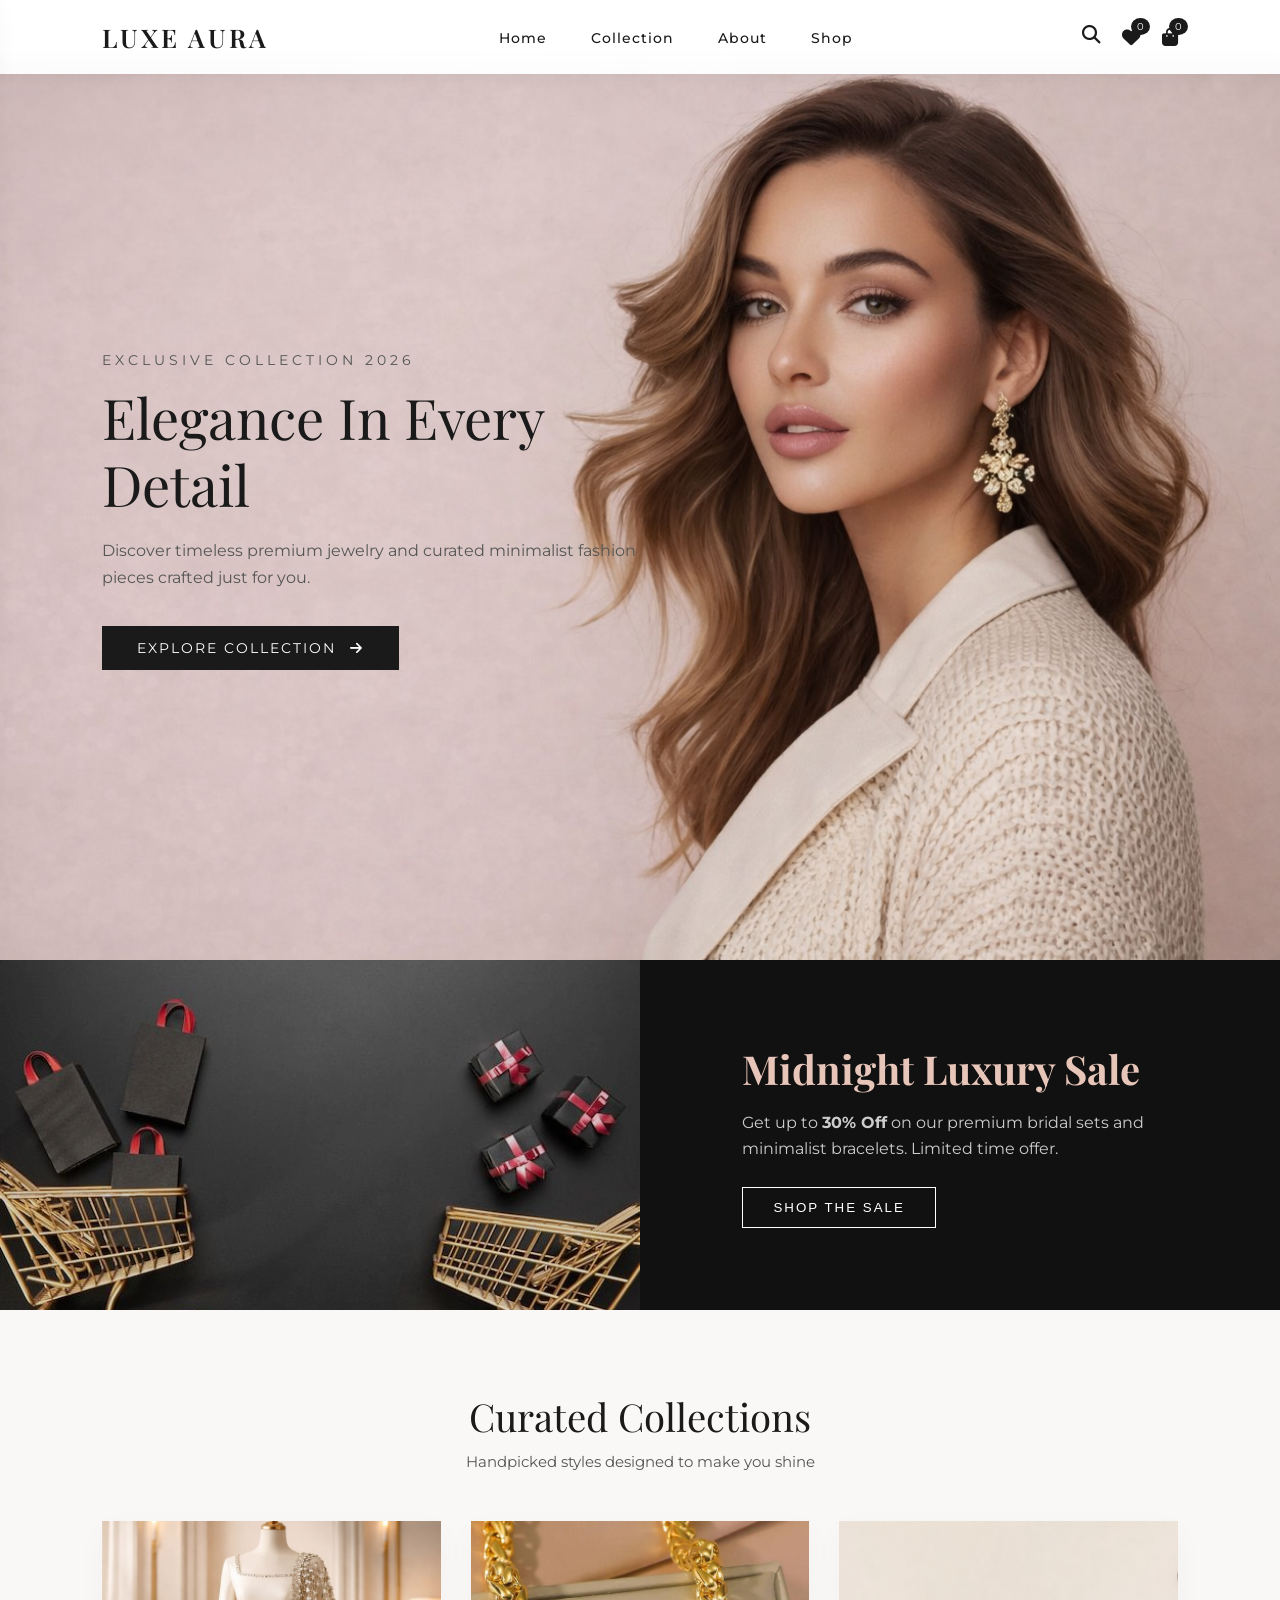
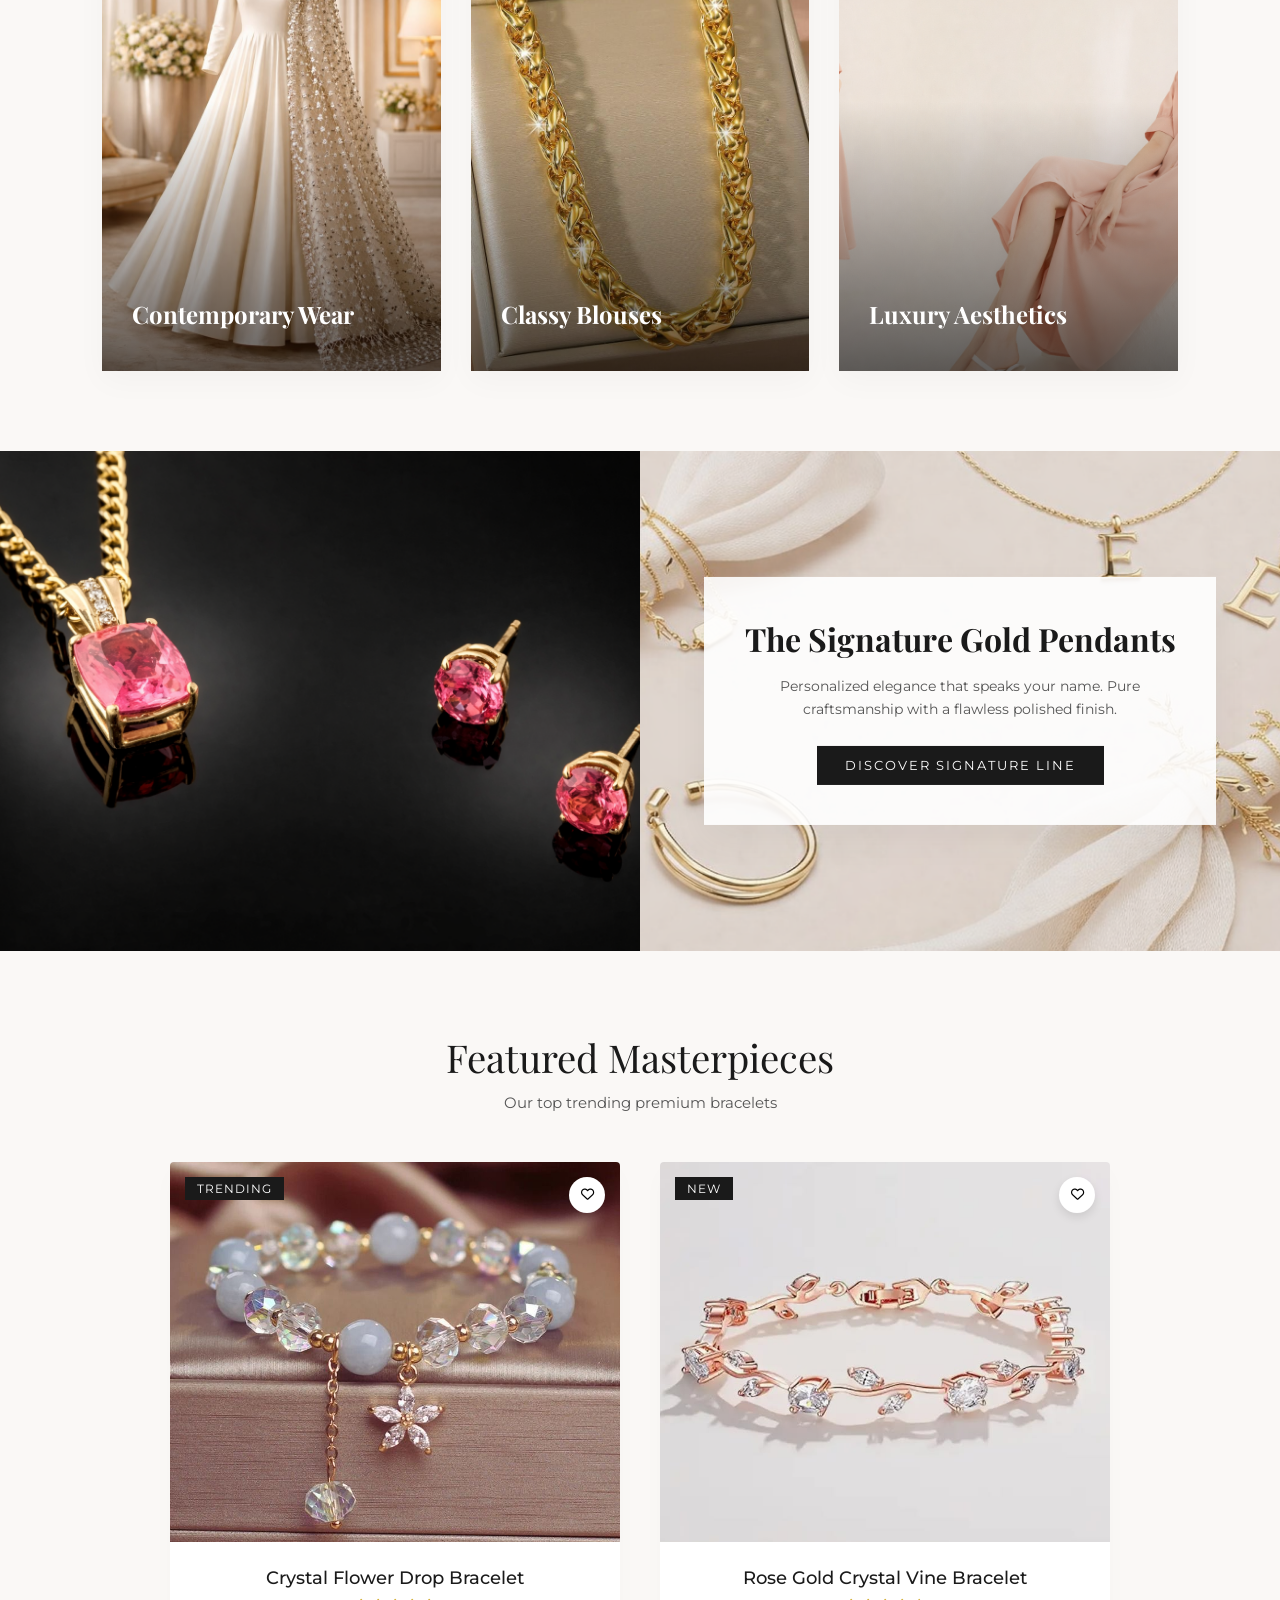
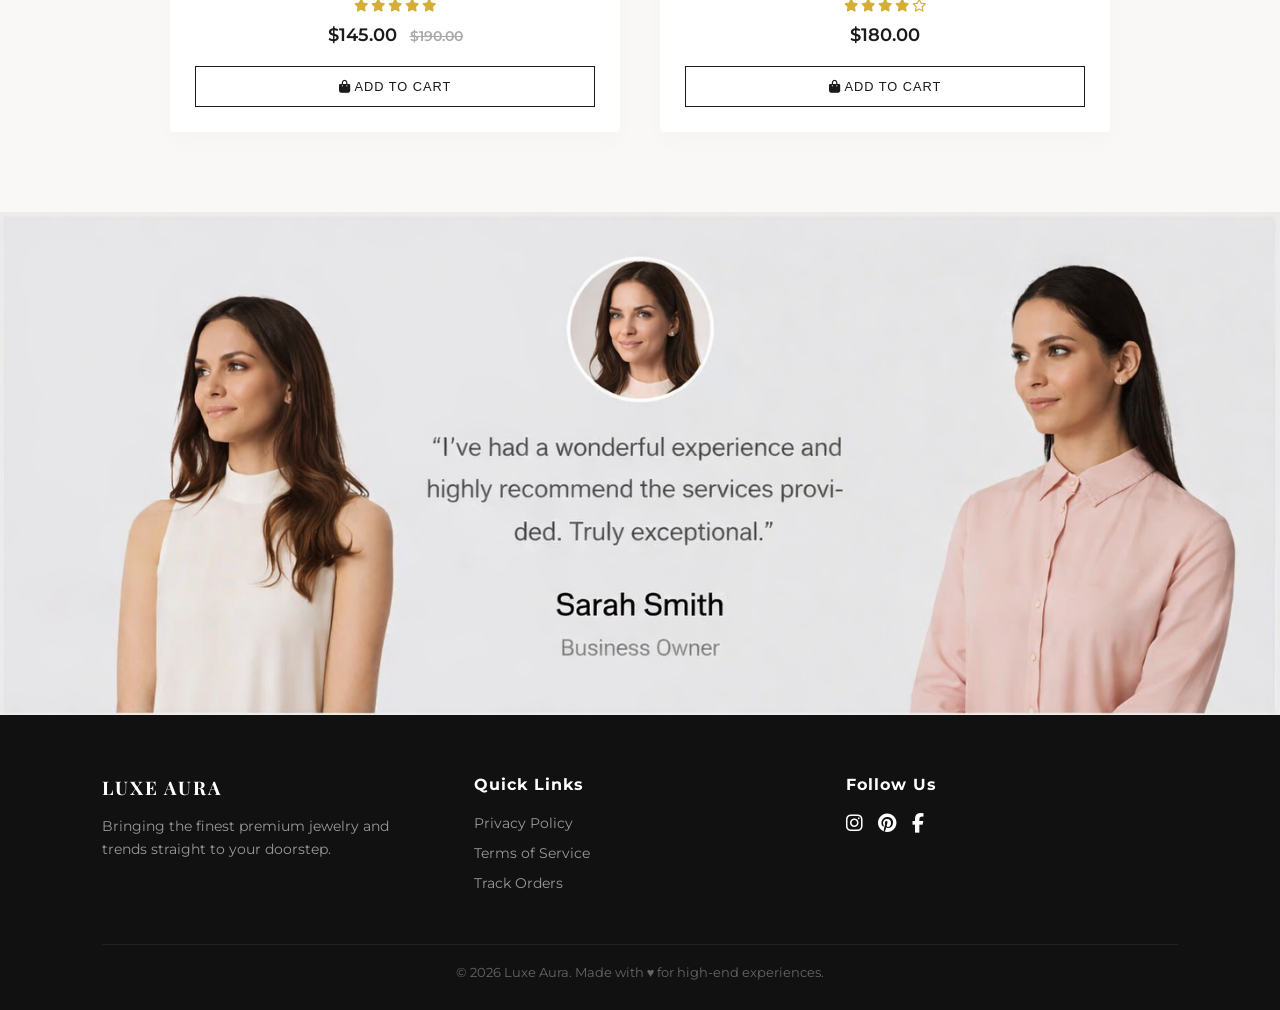
<file: index.html>
<!DOCTYPE html>
<html lang="en">
<head>
    <meta charset="UTF-8">
    <meta name="viewport" content="width=device-width, initial-scale=1.0">
    <title>Luxe Aura | Premium Jewelry & Fashion</title>
    <link rel="stylesheet" href="https://cdnjs.cloudflare.com/ajax/libs/font-awesome/6.4.0/css/all.min.css">
    <link rel="stylesheet" href="style.css">
</head>
<body>

    <header class="navbar">
        <div class="menu-toggle" id="mobile-menu-btn">
            <i class="fa-solid fa-bars-staggered"></i>
        </div>

        <div class="logo">LUXE AURA</div>
        
        <nav class="nav-links">
            <a href="#home">Home</a>
            <a href="index2.html">Collection</a>
            <a href="index3.html">About</a>
            <a href="index4.html">Shop</a>
        </nav>

        <div class="nav-icons">
            <i class="fa-solid fa-magnifying-glass" id="search-btn"></i>
            <div class="wishlist-icon" id="wishlist-btn">
                <i class="fa-solid fa-heart"></i>
                <span class="badge" id="wishlist-count">0</span>
            </div>
            <div class="cart-icon" id="cart-btn">
                <i class="fa-solid fa-bag-shopping"></i>
                <span class="badge" id="cart-count">0</span>
            </div>
        </div>
    </header>

    <div class="sidebar-overlay" id="sidebar-overlay"></div>
    <div class="side-navbar" id="side-navbar">
        <div class="side-nav-header">
            <div class="side-logo">LUXE AURA</div>
            <i class="fa-solid fa-xmark close-btn" id="close-menu-btn"></i>
        </div>
        <nav class="side-nav-links">
            <a href="#home" class="side-link">Home</a>
            <a href="#collection" class="side-link">Collection</a>
            <a href="#testimonials" class="side-link">Reviews</a>
            <a href="#shop" class="side-link">Shop</a>
        </nav>
        <div class="side-nav-footer">
            <p>Connect with us</p>
            <div class="side-socials">
                <i class="fa-brands fa-instagram"></i>
                <i class="fa-brands fa-pinterest"></i>
                <i class="fa-brands fa-facebook-f"></i>
            </div>
        </div>
    </div>

    <section id="home" class="hero-section">
        <div class="hero-bg">
            <img src="banner-1.png" alt="Luxury Banner">
        </div>
        <div class="hero-content">
            <span class="tagline">Exclusive Collection 2026</span>
            <h1>Elegance In Every Detail</h1>
            <p>Discover timeless premium jewelry and curated minimalist fashion pieces crafted just for you.</p>
            <a href="#collection" class="btn-primary">Explore Collection <i class="fa-solid fa-arrow-right"></i></a>
        </div>
    </section>

    <section class="promo-banner">
        <div class="promo-img">
            <img src="banner-3.jpg" alt="Shopping Special">
        </div>
        <div class="promo-text">
            <h2>Midnight Luxury Sale</h2>
            <p>Get up to <b>30% Off</b> on our premium bridal sets and minimalist bracelets. Limited time offer.</p>
            <button class="btn-secondary">Shop the Sale</button>
        </div>
    </section>

    <section id="collection" class="grid-section">
        <div class="section-title">
            <h2>Curated Collections</h2>
            <p>Handpicked styles designed to make you shine</p>
        </div>
        <div class="banner-grid">
            <div class="grid-card entry-anim">
                <img src="image-1.jpg" alt="Minimalist Wear">
                <div class="grid-overlay">
                    <h3>Contemporary Wear</h3>
                    <a href="#">View All</a>
                </div>
            </div>
            <div class="grid-card entry-anim">
                <img src="chain.jpg" alt="Elegant Look">
                <div class="grid-overlay">
                    <h3>Classy Blouses</h3>
                    <a href="#">Explore</a>
                </div>
            </div>
            <div class="grid-card entry-anim">
                <img src="banner-6.png" alt="Premium Silk">
                <div class="grid-overlay">
                    <h3>Luxury Aesthetics</h3>
                    <a href="#">Discover</a>
                </div>
            </div>
        </div>
    </section>

    <section class="split-banner">
        <div class="split-left">
            <img src="banner-7.png" alt="Ruby Gems">
        </div>
        <div class="split-right">
            <img src="bannner-2.png" alt="Gold Initial Pendants">
            <div class="split-content">
                <h2>The Signature Gold Pendants</h2>
                <p>Personalized elegance that speaks your name. Pure craftsmanship with a flawless polished finish.</p>
                <a href="#" class="btn-dark">Discover Signature Line</a>
            </div>
        </div>
    </section>

    <section id="shop" class="products-section">
        <div class="section-title">
            <h2>Featured Masterpieces</h2>
            <p>Our top trending premium bracelets</p>
        </div>
        <div class="product-container">
            <div class="product-card">
                <div class="badge-tag">Trending</div>
                <div class="img-box">
                    <img src="braclate-1.jpg" alt="Crystal Flower Bracelet">
                    <button class="wishlist-toggle-btn"><i class="fa-regular fa-heart"></i></button>
                </div>
                <div class="detail-box">
                    <h3>Crystal Flower Drop Bracelet</h3>
                    <div class="rating">
                        <i class="fa-solid fa-star"></i>
                        <i class="fa-solid fa-star"></i>
                        <i class="fa-solid fa-star"></i>
                        <i class="fa-solid fa-star"></i>
                        <i class="fa-solid fa-star"></i>
                    </div>
                    <p class="price">$145.00 <span class="old-price">$190.00</span></p>
                    <button class="add-to-cart-btn"><i class="fa-solid fa-bag-shopping"></i> Add To Cart</button>
                </div>
            </div>
            <div class="product-card">
                <div class="badge-tag">New</div>
                <div class="img-box">
                    <img src="braclate-2.jpg" alt="Rose Gold Vine Bracelet">
                    <button class="wishlist-toggle-btn"><i class="fa-regular fa-heart"></i></button>
                </div>
                <div class="detail-box">
                    <h3>Rose Gold Crystal Vine Bracelet</h3>
                    <div class="rating">
                        <i class="fa-solid fa-star"></i>
                        <i class="fa-solid fa-star"></i>
                        <i class="fa-solid fa-star"></i>
                        <i class="fa-solid fa-star"></i>
                        <i class="fa-regular fa-star"></i>
                    </div>
                    <p class="price">$180.00</p>
                    <button class="add-to-cart-btn"><i class="fa-solid fa-bag-shopping"></i> Add To Cart</button>
                </div>
            </div>
        </div>
    </section>

    <section id="testimonials" class="testimonial-section">
        <div class="testimonial-wrapper">
            <img src="banner-5.png" alt="Sarah Smith Testimonial" class="testi-img">
        </div>
    </section>

    <footer>
        <div class="footer-grid">
            <div class="footer-brand">
                <h3>LUXE AURA</h3>
                <p>Bringing the finest premium jewelry and trends straight to your doorstep.</p>
            </div>
            <div class="footer-links">
                <h4>Quick Links</h4>
                <a href="#">Privacy Policy</a>
                <a href="#">Terms of Service</a>
                <a href="#">Track Orders</a>
            </div>
            <div class="footer-socials">
                <h4>Follow Us</h4>
                <div class="social-icons">
                    <i class="fa-brands fa-instagram"></i>
                    <i class="fa-brands fa-pinterest"></i>
                    <i class="fa-brands fa-facebook-f"></i>
                </div>
            </div>
        </div>
        <hr>
        <p class="copyright">&copy; 2026 Luxe Aura. Made with ♥ for high-end experiences.</p>
    </footer>

    <script src="style.js"></script>
</body>
</html>
</file>
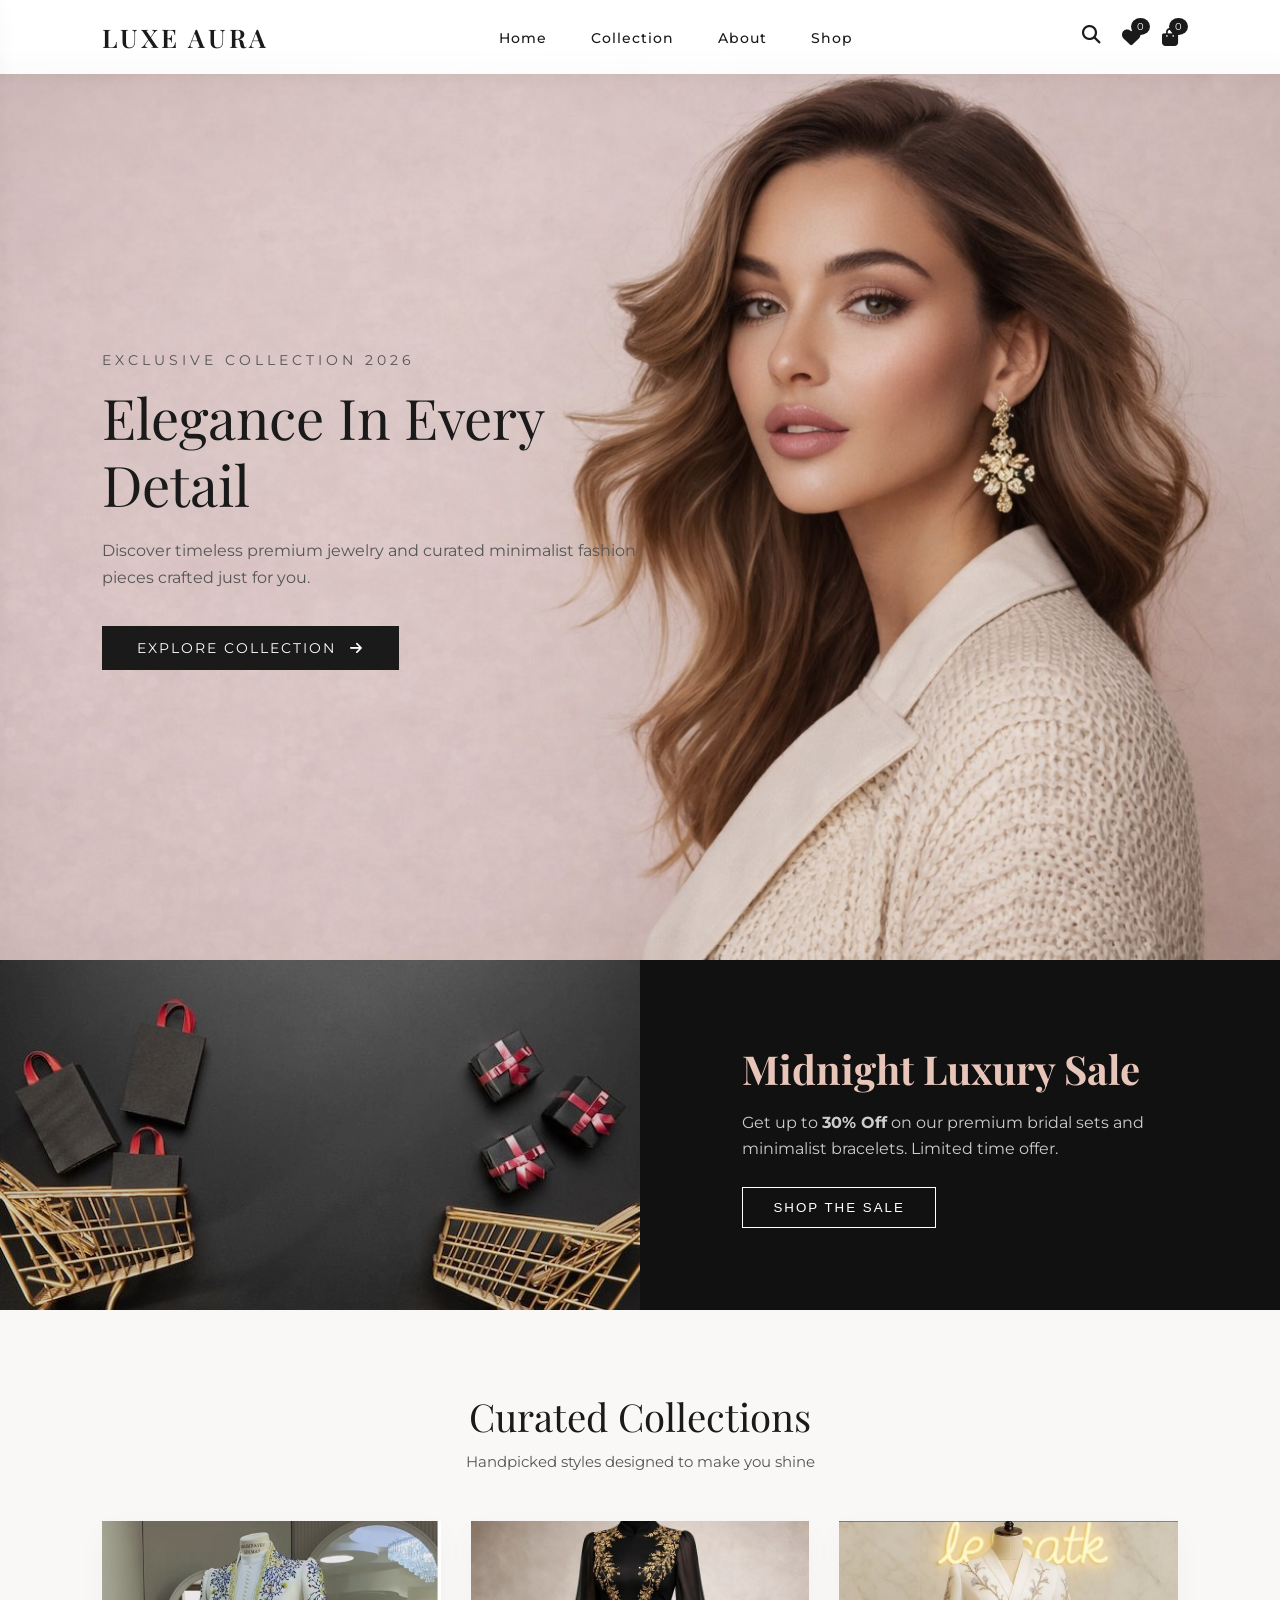
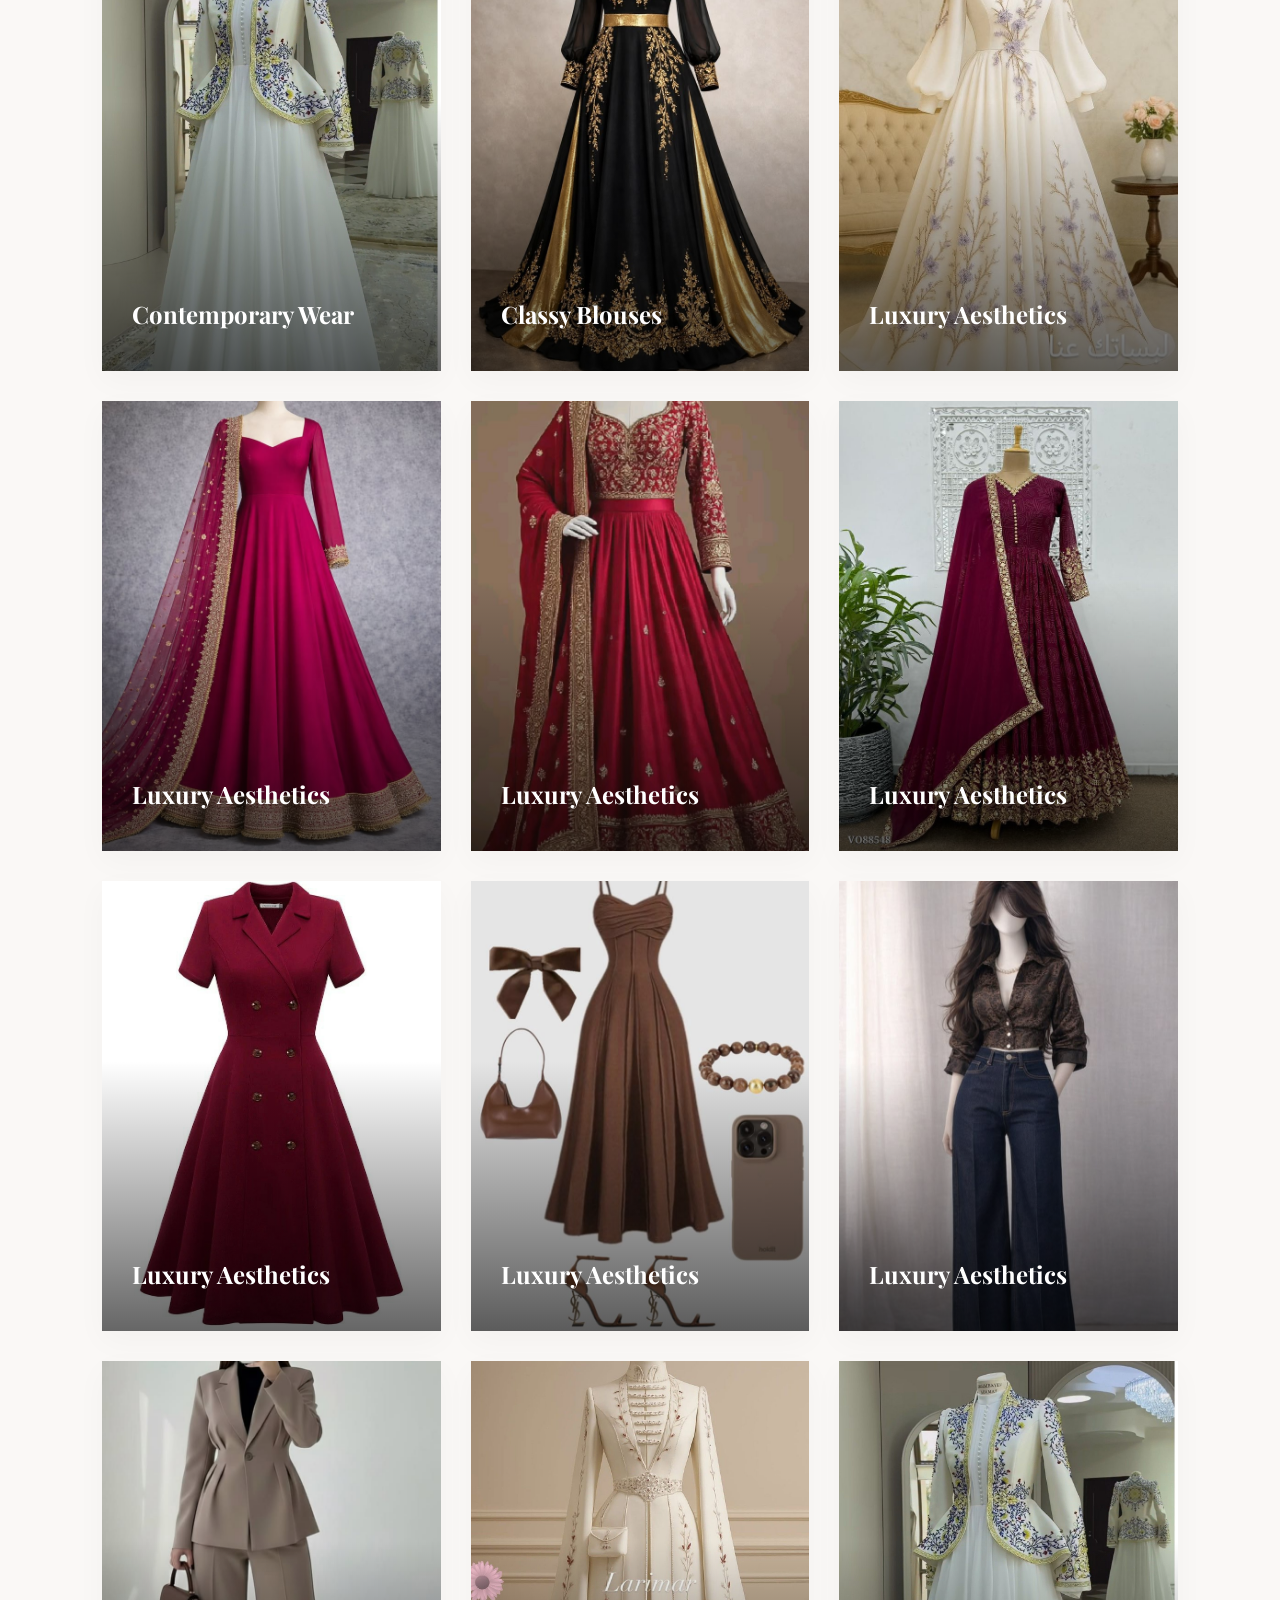
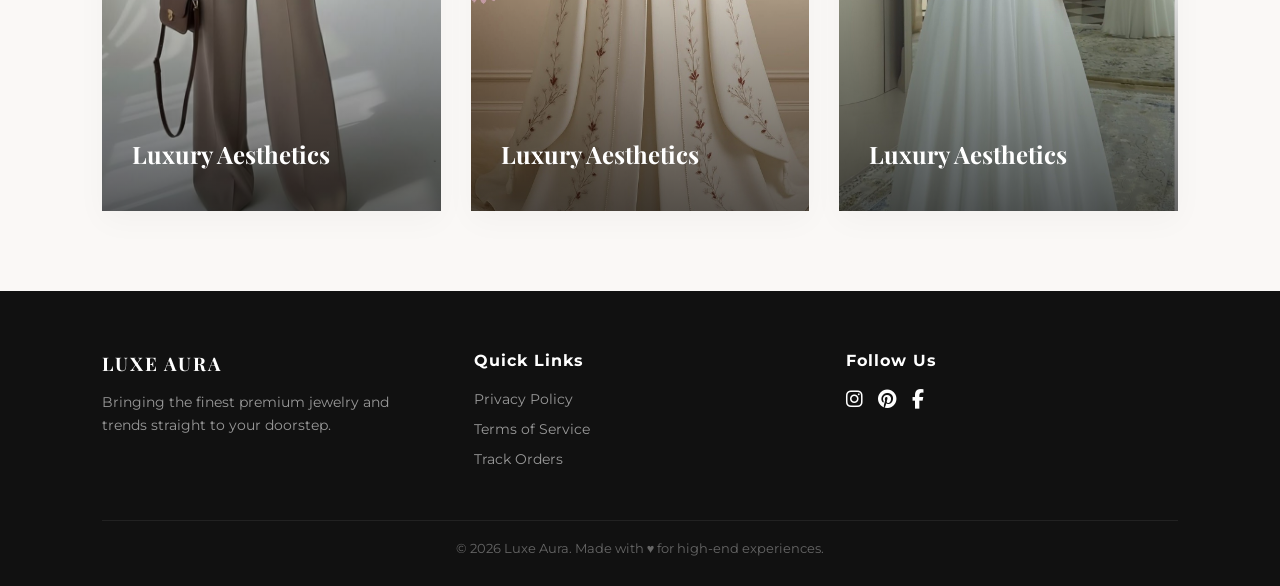
<file: index2.html>
<!DOCTYPE html>
<html lang="en">
<head>
    <meta charset="UTF-8">
    <meta name="viewport" content="width=device-width, initial-scale=1.0">
    <title>Document</title>
    <link rel="stylesheet" href="style2.css">
     <link rel="stylesheet" href="https://cdnjs.cloudflare.com/ajax/libs/font-awesome/6.4.0/css/all.min.css">
</head>
<body>
    <header class="navbar">
        <div class="menu-toggle" id="mobile-menu-btn">
            <i class="fa-solid fa-bars-staggered"></i>
        </div>

        <div class="logo">LUXE AURA</div>
        
        <nav class="nav-links">
            <a href="index.html">Home</a>
            <a href="index2.html">Collection</a>
            <a href="index3.html">About</a>
            <a href="index4.html">Shop</a>
        </nav>

        <div class="nav-icons">
            <i class="fa-solid fa-magnifying-glass" id="search-btn"></i>
            <div class="wishlist-icon" id="wishlist-btn">
                <i class="fa-solid fa-heart"></i>
                <span class="badge" id="wishlist-count">0</span>
            </div>
            <div class="cart-icon" id="cart-btn">
                <i class="fa-solid fa-bag-shopping"></i>
                <span class="badge" id="cart-count">0</span>
            </div>
        </div>
    </header>

    <div class="sidebar-overlay" id="sidebar-overlay"></div>
    <div class="side-navbar" id="side-navbar">
        <div class="side-nav-header">
            <div class="side-logo">LUXE AURA</div>
            <i class="fa-solid fa-xmark close-btn" id="close-menu-btn"></i>
        </div>
        <nav class="side-nav-links">
            <a href="#home" class="side-link">Home</a>
            <a href="#collection" class="side-link">Collection</a>
            <a href="#testimonials" class="side-link">Reviews</a>
            <a href="#shop" class="side-link">Shop</a>
        </nav>
        <div class="side-nav-footer">
            <p>Connect with us</p>
            <div class="side-socials">
                <i class="fa-brands fa-instagram"></i>
                <i class="fa-brands fa-pinterest"></i>
                <i class="fa-brands fa-facebook-f"></i>
            </div>
        </div>
    </div>

    <section id="home" class="hero-section">
        <div class="hero-bg">
            <img src="banner-1.png" alt="Luxury Banner">
        </div>
        <div class="hero-content">
            <span class="tagline">Exclusive Collection 2026</span>
            <h1>Elegance In Every Detail</h1>
            <p>Discover timeless premium jewelry and curated minimalist fashion pieces crafted just for you.</p>
            <a href="#collection" class="btn-primary">Explore Collection <i class="fa-solid fa-arrow-right"></i></a>
        </div>
    </section>
 <section class="promo-banner">
        <div class="promo-img">
            <img src="banner-3.jpg" alt="Shopping Special">
        </div>
        <div class="promo-text">
            <h2>Midnight Luxury Sale</h2>
            <p>Get up to <b>30% Off</b> on our premium bridal sets and minimalist bracelets. Limited time offer.</p>
            <button class="btn-secondary">Shop the Sale</button>
        </div>
    </section>

    <section id="collection" class="grid-section">
        <div class="section-title">
            <h2>Curated Collections</h2>
            <p>Handpicked styles designed to make you shine</p>
        </div>
        <div class="banner-grid">
            <div class="grid-card entry-anim">
                <img src="image-10.jpg" alt="Minimalist Wear">
                <div class="grid-overlay">
                    <h3>Contemporary Wear</h3>
                    <a href="#">View All</a>
                </div>
            </div>
            <div class="grid-card entry-anim">
                <img src="image-11.jpg" alt="Elegant Look">
                <div class="grid-overlay">
                    <h3>Classy Blouses</h3>
                    <a href="#">Explore</a>
                </div>
            </div>
            <div class="grid-card entry-anim">
                <img src="image-14.jpg" alt="Premium Silk">
                <div class="grid-overlay">
                    <h3>Luxury Aesthetics</h3>
                    <a href="#">Discover</a>
                </div>
            </div>
            <div class="grid-card entry-anim">
                <img src="image-2.jpg" alt="Premium Silk">
                <div class="grid-overlay">
                    <h3>Luxury Aesthetics</h3>
                    <a href="#">Discover</a>
                </div>
            </div>
            <div class="grid-card entry-anim">
                <img src="image-3.jpg" alt="Premium Silk">
                <div class="grid-overlay">
                    <h3>Luxury Aesthetics</h3>
                    <a href="#">Discover</a>
                </div>
            </div>
            <div class="grid-card entry-anim">
                <img src="image-4.jpg" alt="Premium Silk">
                <div class="grid-overlay">
                    <h3>Luxury Aesthetics</h3>
                    <a href="#">Discover</a>
                </div>
            </div>
            <div class="grid-card entry-anim">
                <img src="image-5.jpg" alt="Premium Silk">
                <div class="grid-overlay">
                    <h3>Luxury Aesthetics</h3>
                    <a href="#">Discover</a>
                </div>
            </div>
            <div class="grid-card entry-anim">
                <img src="image-6.jpg" alt="Premium Silk">
                <div class="grid-overlay">
                    <h3>Luxury Aesthetics</h3>
                    <a href="#">Discover</a>
                </div>
            </div>
            <div class="grid-card entry-anim">
                <img src="image-7.jpg" alt="Premium Silk">
                <div class="grid-overlay">
                    <h3>Luxury Aesthetics</h3>
                    <a href="#">Discover</a>
                </div>
            </div>
            <div class="grid-card entry-anim">
                <img src="image-8.jpg" alt="Premium Silk">
                <div class="grid-overlay">
                    <h3>Luxury Aesthetics</h3>
                    <a href="#">Discover</a>
                </div>
            </div>
            <div class="grid-card entry-anim">
                <img src="image-9.jpg" alt="Premium Silk">
                <div class="grid-overlay">
                    <h3>Luxury Aesthetics</h3>
                    <a href="#">Discover</a>
                </div>
            </div>
            <div class="grid-card entry-anim">
                <img src="image-10.jpg" alt="Premium Silk">
                <div class="grid-overlay">
                    <h3>Luxury Aesthetics</h3>
                    <a href="#">Discover</a>
                </div>
            </div>
        </div>
    </section>
 <footer>
        <div class="footer-grid">
            <div class="footer-brand">
                <h3>LUXE AURA</h3>
                <p>Bringing the finest premium jewelry and trends straight to your doorstep.</p>
            </div>
            <div class="footer-links">
                <h4>Quick Links</h4>
                <a href="#">Privacy Policy</a>
                <a href="#">Terms of Service</a>
                <a href="#">Track Orders</a>
            </div>
            <div class="footer-socials">
                <h4>Follow Us</h4>
                <div class="social-icons">
                    <i class="fa-brands fa-instagram"></i>
                    <i class="fa-brands fa-pinterest"></i>
                    <i class="fa-brands fa-facebook-f"></i>
                </div>
            </div>
        </div>
        <hr>
        <p class="copyright">&copy; 2026 Luxe Aura. Made with ♥ for high-end experiences.</p>
    </footer>
</body>
<script src="style.js"></script>
</html>
</file>
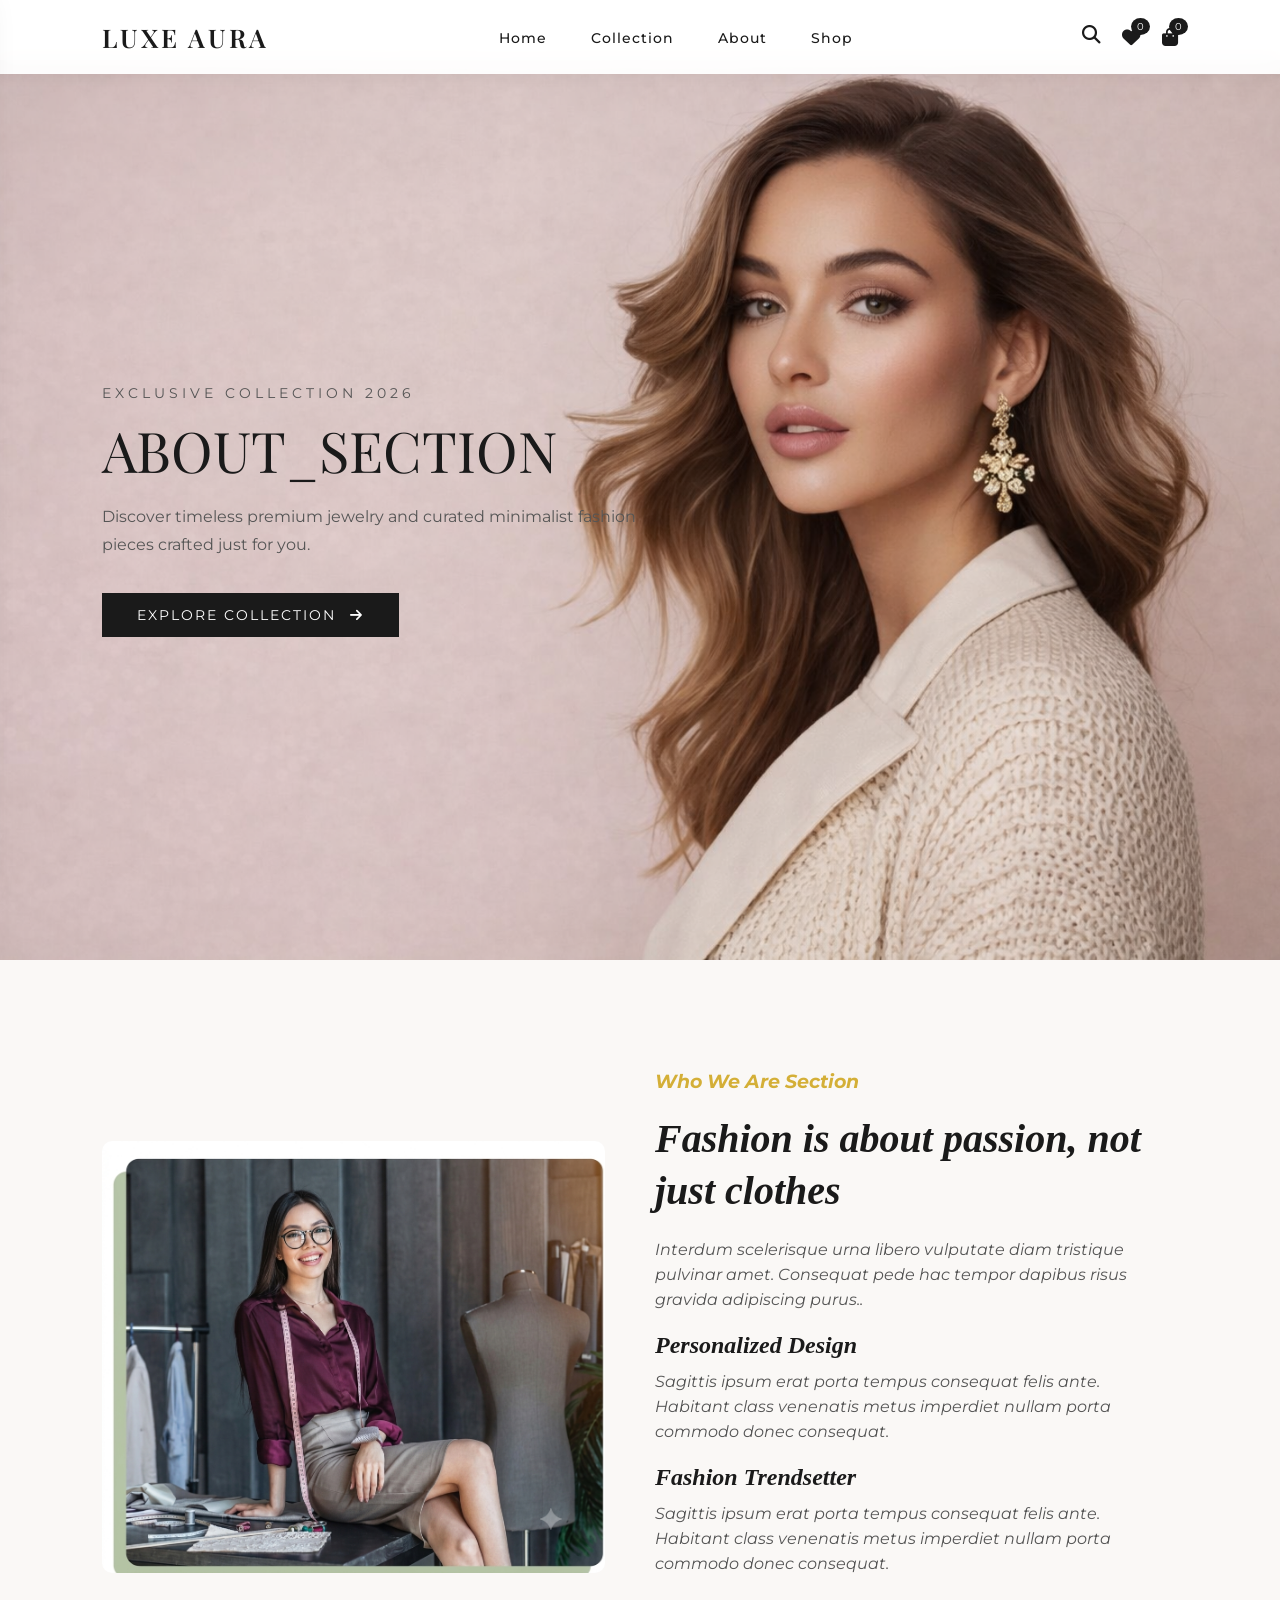
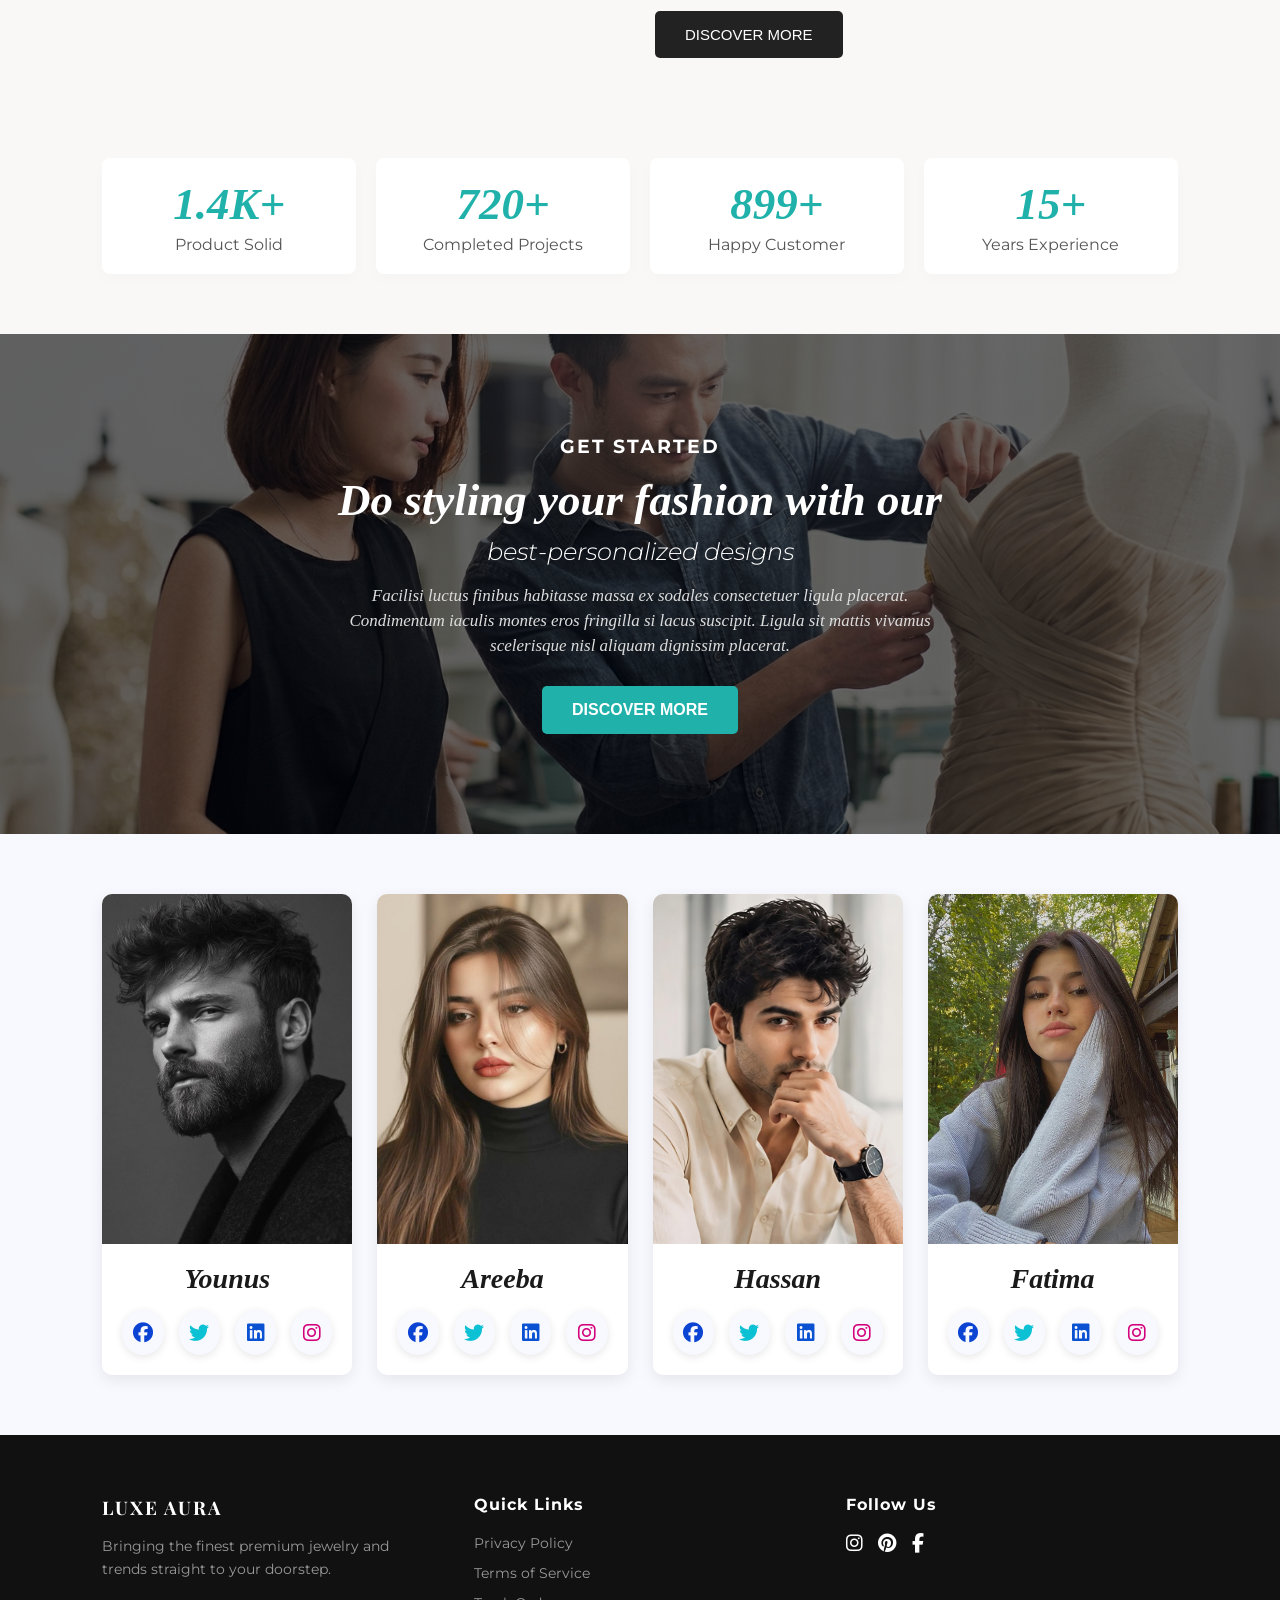
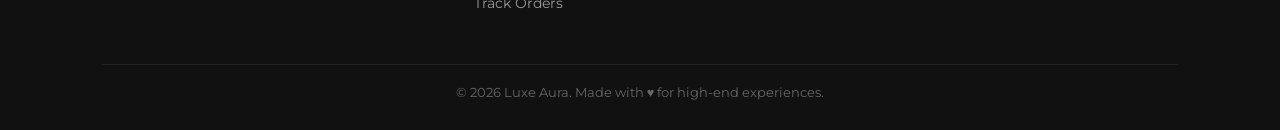
<file: index3.html>
<!DOCTYPE html>
<html lang="en">

<head>
    <meta charset="UTF-8">
    <meta name="viewport" content="width=device-width, initial-scale=1.0">
    <title>About-section</title>
    <link rel="stylesheet" href="style3.css">
    <link rel="stylesheet" href="https://cdnjs.cloudflare.com/ajax/libs/font-awesome/6.7.0/css/all.min.css" integrity="sha512-9xKTRVabjVeZmc+GUW8GgSmcREDunMM+Dt/GrzchfN8tkwHizc5RP4Ok/MXFFy5rIjJjzhndFScTceq5e6GvVQ==" crossorigin="anonymous" referrerpolicy="no-referrer" />
</head>

<body>

    <header class="navbar">
        <div class="menu-toggle" id="mobile-menu-btn">
            <i class="fa-solid fa-bars-staggered"></i>
        </div>

        <div class="logo">LUXE AURA</div>

        <nav class="nav-links">
            <a href="index.html">Home</a>
            <a href="index2.html">Collection</a>
            <a href="index3.html">About</a>
            <a href="index4.html">Shop</a>
        </nav>

        <div class="nav-icons">
            <i class="fa-solid fa-magnifying-glass" id="search-btn"></i>
            <div class="wishlist-icon" id="wishlist-btn">
                <i class="fa-solid fa-heart"></i>
                <span class="badge" id="wishlist-count">0</span>
            </div>
            <div class="cart-icon" id="cart-btn">
                <i class="fa-solid fa-bag-shopping"></i>
                <span class="badge" id="cart-count">0</span>
            </div>
        </div>
    </header>

    <div class="sidebar-overlay" id="sidebar-overlay"></div>
    <div class="side-navbar" id="side-navbar">
        <div class="side-nav-header">
            <div class="side-logo">LUXE AURA</div>
            <i class="fa-solid fa-xmark close-btn" id="close-menu-btn"></i>
        </div>
        <nav class="side-nav-links">
            <a href="#home" class="side-link">Home</a>
            <a href="#collection" class="side-link">Collection</a>
            <a href="#testimonials" class="side-link">Reviews</a>
            <a href="#shop" class="side-link">Shop</a>
        </nav>
        <div class="side-nav-footer">
            <p>Connect with us</p>
            <div class="side-socials">
                <i class="fa-brands fa-instagram"></i>
                <i class="fa-brands fa-pinterest"></i>
                <i class="fa-brands fa-facebook-f"></i>
            </div>
        </div>
    </div>

    <section id="home" class="hero-section">
        <div class="hero-bg">
            <img src="banner-1.png" alt="Luxury Banner">
        </div>
        <div class="hero-content">
            <span class="tagline">Exclusive Collection 2026</span>
            <h1>ABOUT_SECTION</h1>
            <p>Discover timeless premium jewelry and curated minimalist fashion pieces crafted just for you.</p>
            <a href="#collection" class="btn-primary">Explore Collection <i class="fa-solid fa-arrow-right"></i></a>
        </div>
    </section>
    <!-----------Section Review------------>

    <section class="about-section">
        <div class="about-image">
            <img src="Gemini_Generated_Image_6ck6ke6ck6ke6ck6.png" alt="">
        </div>
        <div class="about-text">
            <h3>Who We Are Section</h3>
            <h1>Fashion is about passion, not just clothes</h1>
            <p>Interdum scelerisque urna libero vulputate diam tristique pulvinar amet. Consequat pede hac tempor
                dapibus risus gravida adipiscing purus..</p>
            <h2>Personalized Design</h2>
            <p>Sagittis ipsum erat porta tempus consequat felis ante. Habitant class venenatis metus imperdiet nullam
                porta commodo donec consequat.</p>
            <h2>Fashion Trendsetter</h2>
            <p>Sagittis ipsum erat porta tempus consequat felis ante. Habitant class venenatis metus imperdiet nullam
                porta commodo donec consequat.</p>
            <button>DISCOVER MORE</button>
        </div>
    </section>
 
   <!---------------rating card--------------->
   <section class="card-section">
<div class="card-text">
<h1>1.4K+</h1>
<p>Product Solid</p>
</div>
<div class="card-text">
<h1>720+</h1>
<p>Completed Projects</p>
</div>
<div class="card-text">
<h1>899+</h1>
<p>Happy Customer</p>
</div>
<div class="card-text">
<h1>15+</h1>
<p>Years Experience</p>
</div>
   </section>
   
   <!------------banner-2---------------->

   <div class="banner-1">
<h3>GET STARTED</h3>
<h1>Do styling your fashion with our</h1>
<h2>best-personalized designs</h2>
<p>Facilisi luctus finibus habitasse massa ex sodales consectetuer ligula placerat.</p>
<p>Condimentum iaculis montes eros fringilla si lacus suscipit. Ligula sit mattis vivamus</p>
<p>scelerisque nisl aliquam dignissim placerat.</p>
<button>DISCOVER MORE</button>
   </div>

   <section class="last-section">
<div class="last-image">
<img src="boys-1.jpg" alt="boys-1">
<h1>Younus</h1>
<div class="icons">
<i class="fa-brands fa-facebook" style="color: rgb(11, 67, 211);"></i>
<i class="fa-brands fa-twitter" style="color: rgb(11, 193, 211);"></i>
<i class="fa-brands fa-linkedin" style="color: rgb(11, 82, 211);"></i>
<i class="fa-brands fa-instagram" style="color: rgb(211, 0, 123);"></i>
</div>
</div>
<div class="last-image">
<img src="girls-1.jpg" alt="boys-1">
<h1>Areeba</h1>
<div class="icons">
<i class="fa-brands fa-facebook" style="color: rgb(11, 67, 211);"></i>
<i class="fa-brands fa-twitter" style="color: rgb(11, 193, 211);"></i>
<i class="fa-brands fa-linkedin" style="color: rgb(11, 82, 211);"></i>
<i class="fa-brands fa-instagram" style="color: rgb(211, 0, 123);"></i>
</div>
</div>
<div class="last-image">
<img src="boys-2.jpg" alt="boys-1">
<h1>Hassan</h1>
<div class="icons">
<i class="fa-brands fa-facebook" style="color: rgb(11, 67, 211);"></i>
<i class="fa-brands fa-twitter" style="color: rgb(11, 193, 211);"></i>
<i class="fa-brands fa-linkedin" style="color: rgb(11, 82, 211);"></i>
<i class="fa-brands fa-instagram" style="color: rgb(211, 0, 123);"></i>
</div>
</div>
<div class="last-image">
<img src="girls-2.jpg" alt="boys-1">
<h1>Fatima</h1>
<div class="icons">
<i class="fa-brands fa-facebook" style="color: rgb(11, 67, 211);"></i>
<i class="fa-brands fa-twitter" style="color: rgb(11, 193, 211);"></i>
<i class="fa-brands fa-linkedin" style="color: rgb(11, 82, 211);"></i>
<i class="fa-brands fa-instagram" style="color: rgb(211, 0, 123);"></i>
</div>
</div>
   </section>

   <footer>
        <div class="footer-grid">
            <div class="footer-brand">
                <h3>LUXE AURA</h3>
                <p>Bringing the finest premium jewelry and trends straight to your doorstep.</p>
            </div>
            <div class="footer-links">
                <h4>Quick Links</h4>
                <a href="#">Privacy Policy</a>
                <a href="#">Terms of Service</a>
                <a href="#">Track Orders</a>
            </div>
            <div class="footer-socials">
                <h4>Follow Us</h4>
                <div class="social-icons">
                    <i class="fa-brands fa-instagram"></i>
                    <i class="fa-brands fa-pinterest"></i>
                    <i class="fa-brands fa-facebook-f"></i>
                </div>
            </div>
        </div>
        <hr>
        <p class="copyright">&copy; 2026 Luxe Aura. Made with ♥ for high-end experiences.</p>
    </footer>
</body>
<script src="style.js"></script>

</html>
</file>
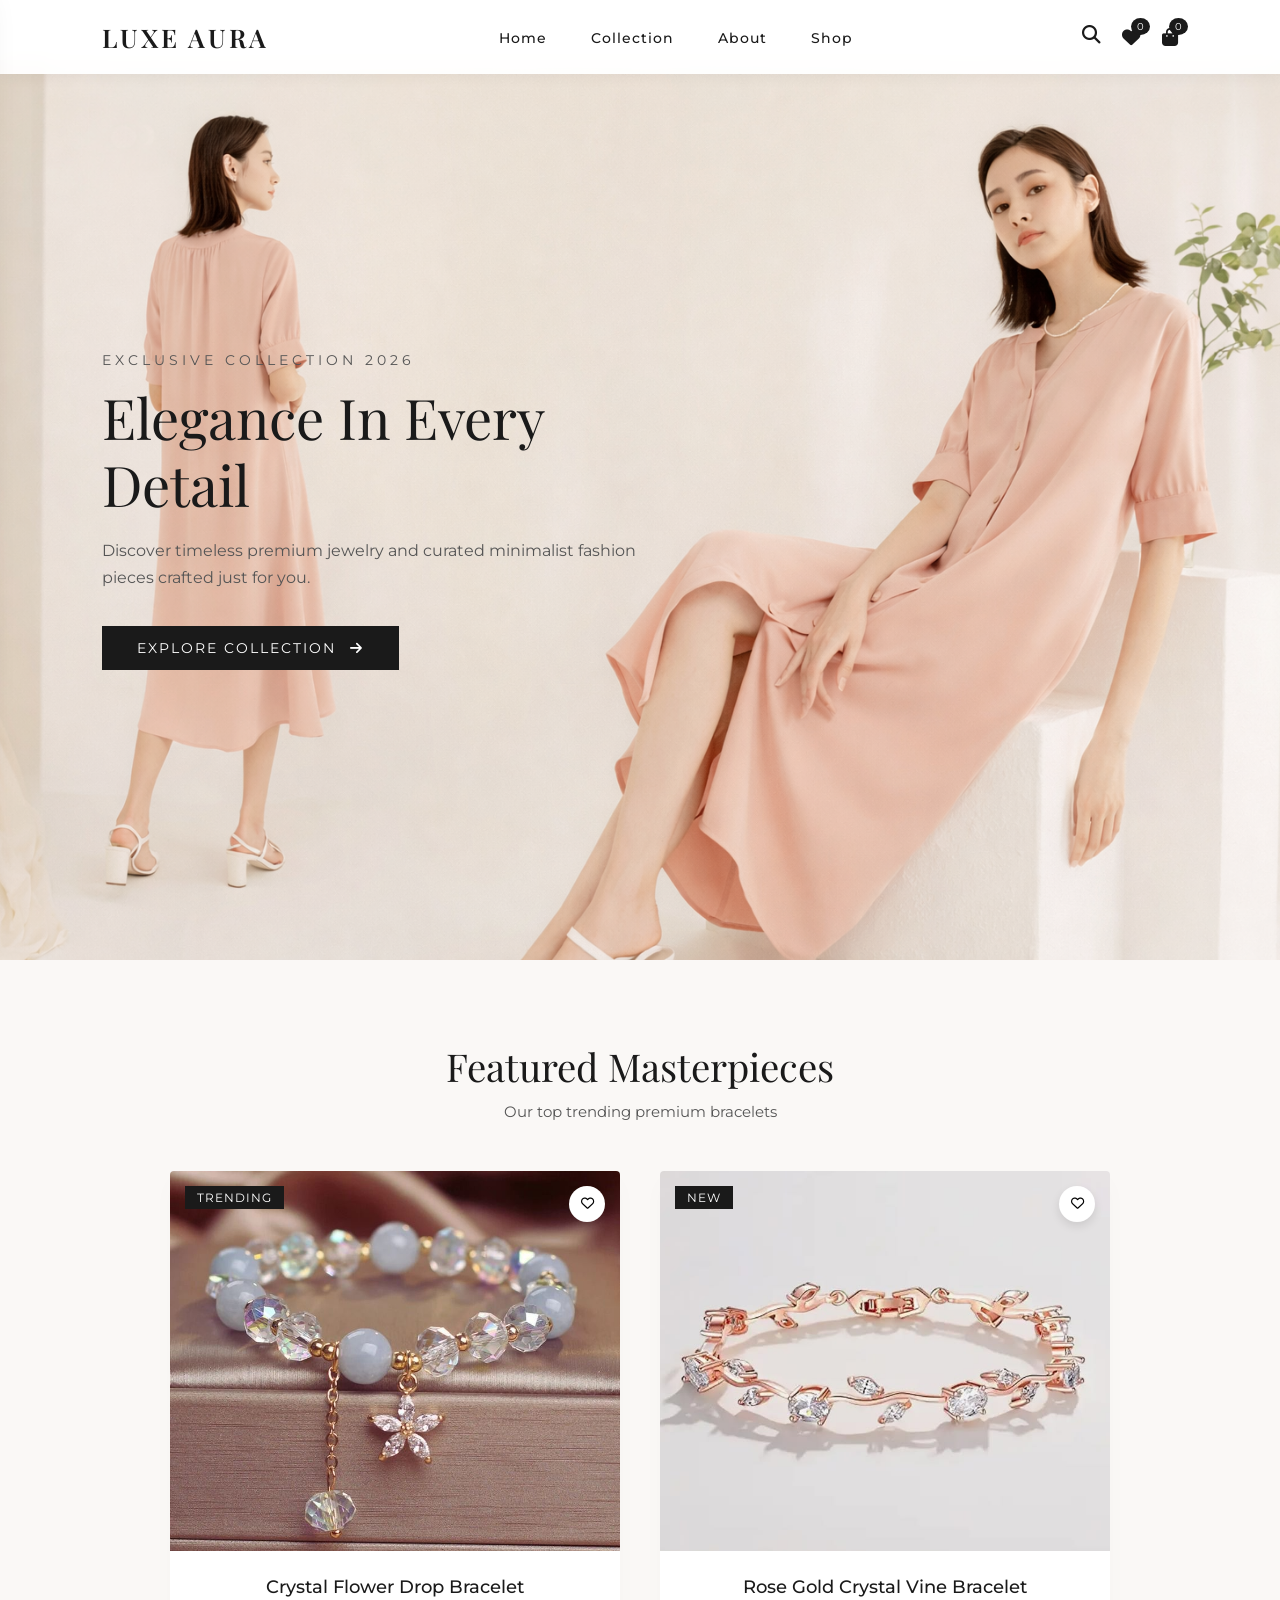
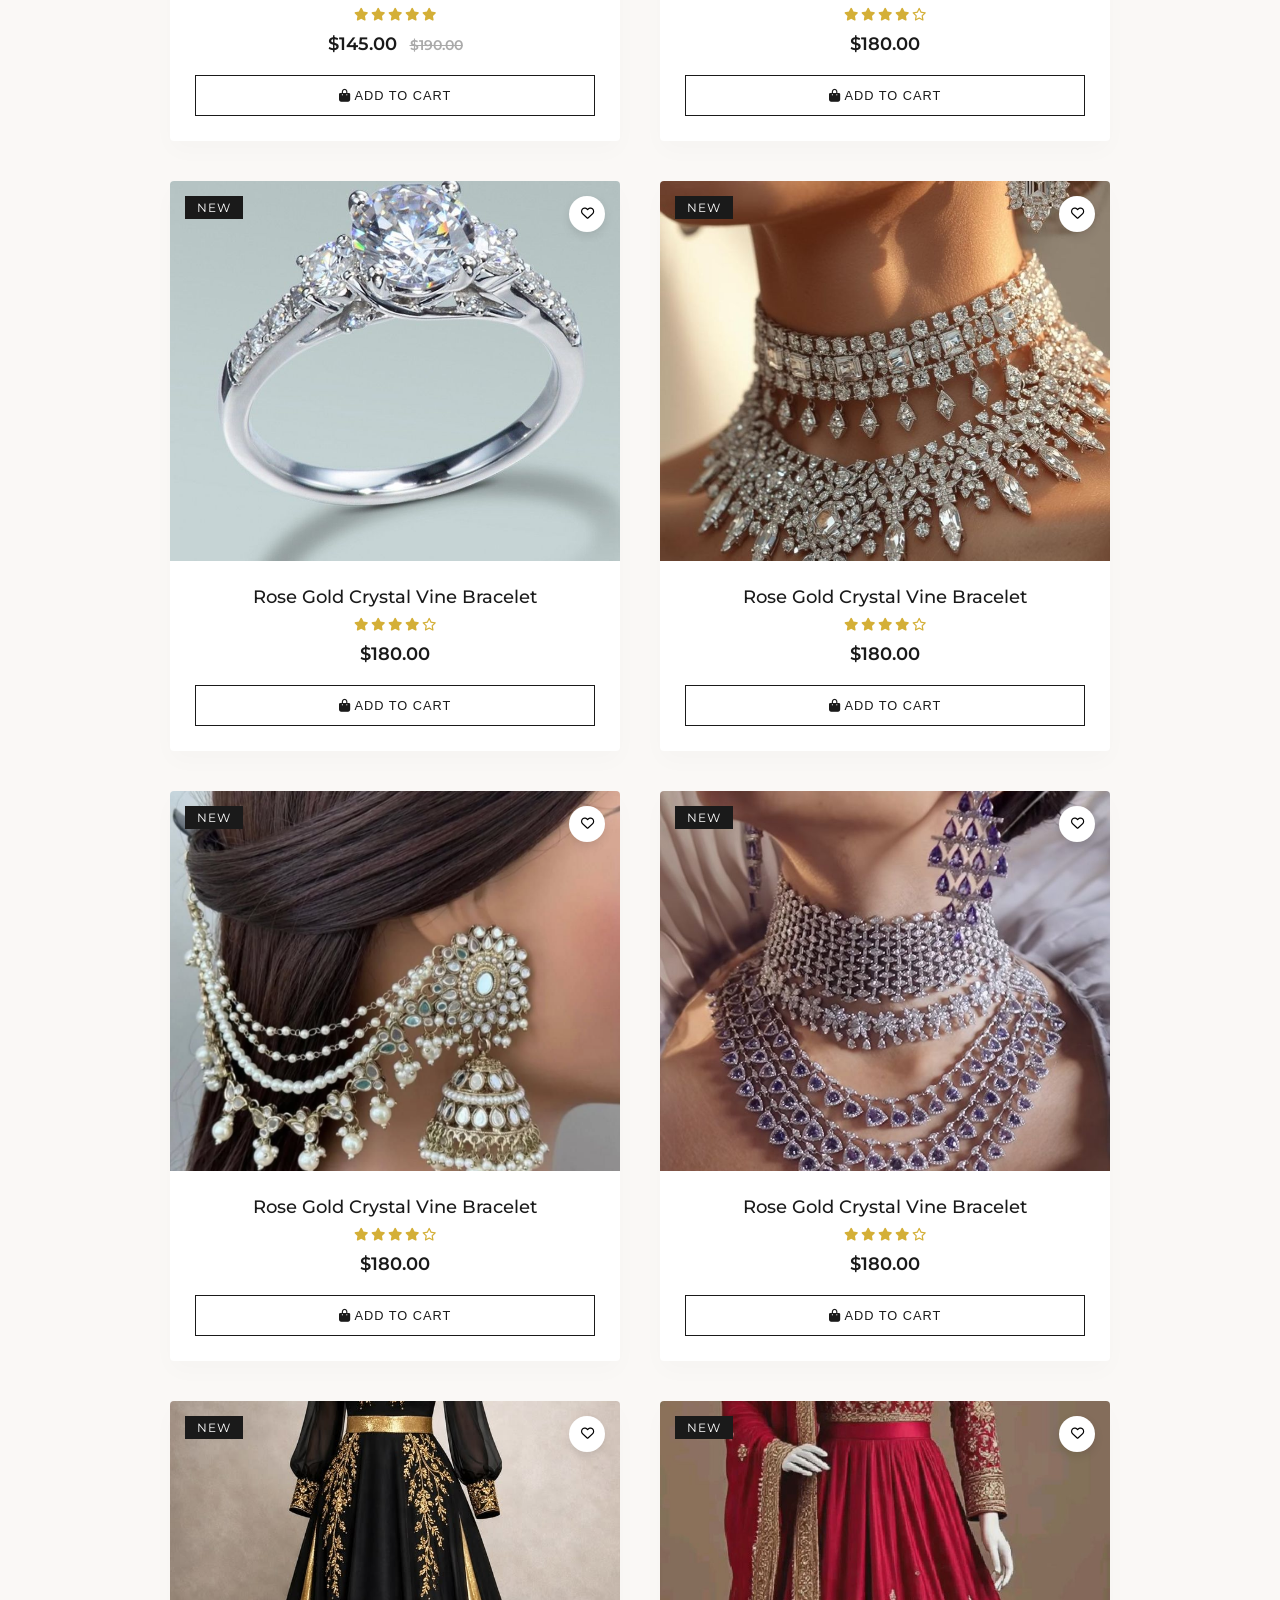
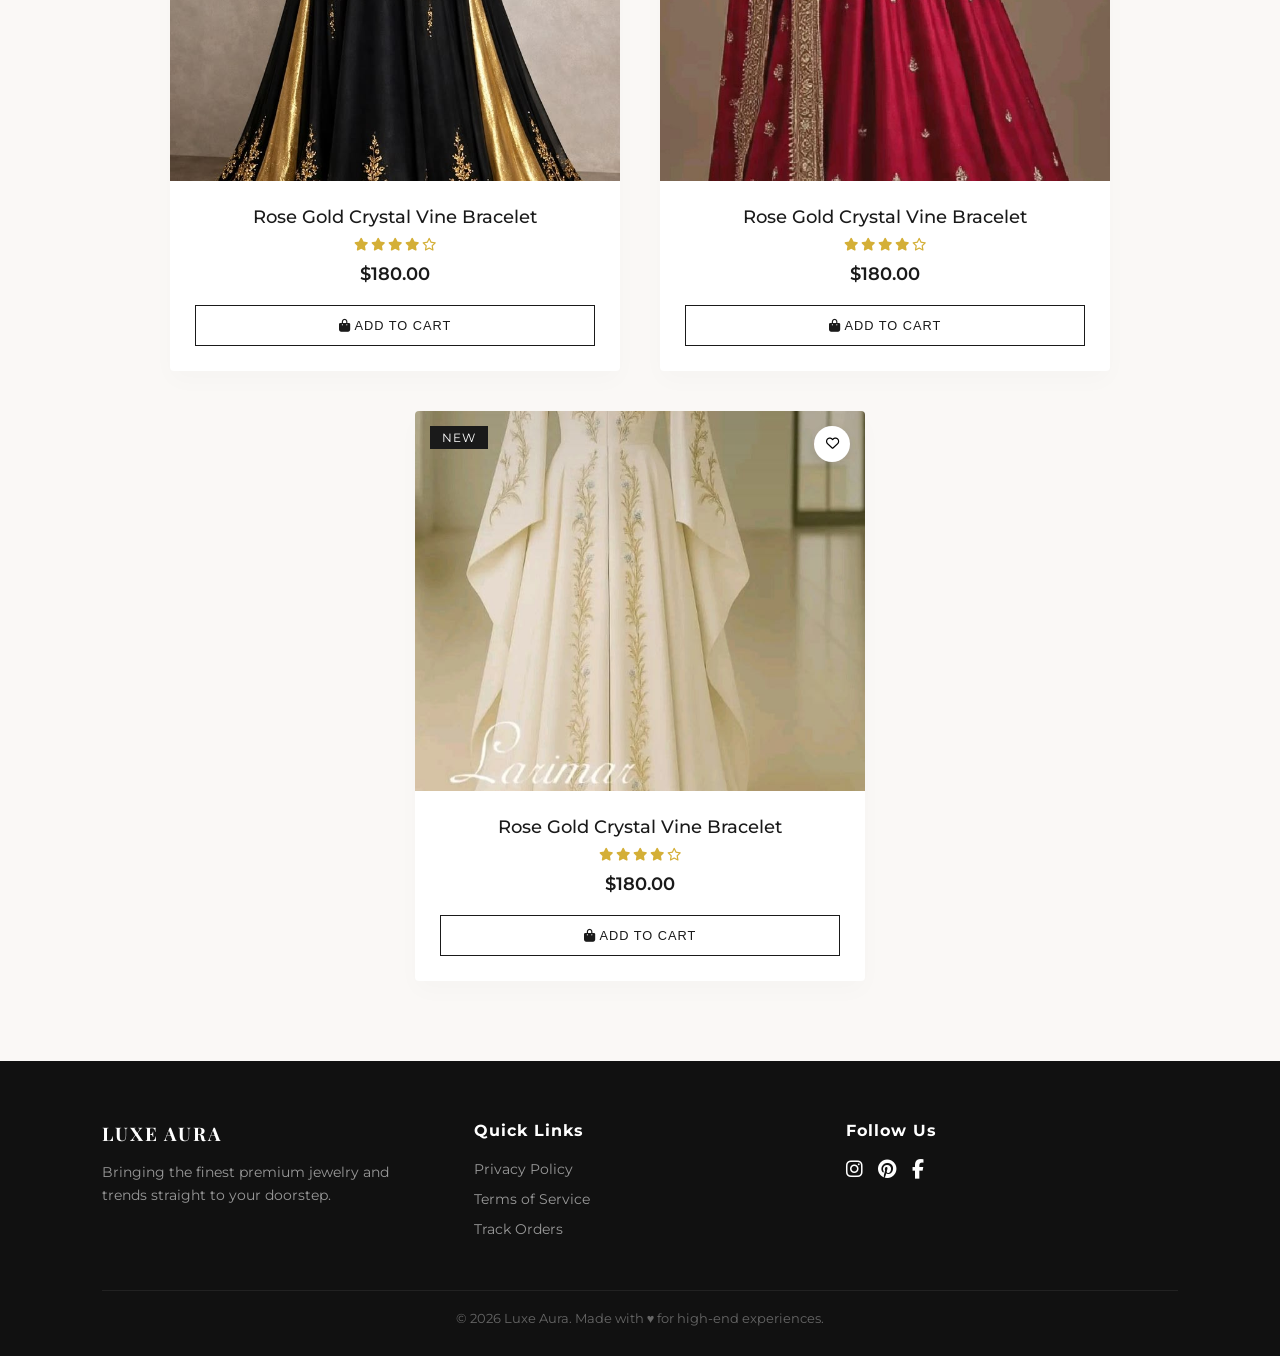
<file: index4.html>
<!DOCTYPE html>
<html lang="en">
<head>
    <meta charset="UTF-8">
    <meta name="viewport" content="width=device-width, initial-scale=1.0">
    <title>Shop</title>
    <link rel="stylesheet" href="style4.css">
       <link rel="stylesheet" href="https://cdnjs.cloudflare.com/ajax/libs/font-awesome/6.4.0/css/all.min.css">
</head>
<body>
    <header class="navbar">
        <div class="menu-toggle" id="mobile-menu-btn">
            <i class="fa-solid fa-bars-staggered"></i>
        </div>

        <div class="logo">LUXE AURA</div>
        
        <nav class="nav-links">
            <a href="index.html">Home</a>
            <a href="index2.html">Collection</a>
            <a href="index3.html">About</a>
            <a href="index4.html">Shop</a>
        </nav>

        <div class="nav-icons">
            <i class="fa-solid fa-magnifying-glass" id="search-btn"></i>
            <div class="wishlist-icon" id="wishlist-btn">
                <i class="fa-solid fa-heart"></i>
                <span class="badge" id="wishlist-count">0</span>
            </div>
            <div class="cart-icon" id="cart-btn">
                <i class="fa-solid fa-bag-shopping"></i>
                <span class="badge" id="cart-count">0</span>
            </div>
        </div>
    </header>

    <div class="sidebar-overlay" id="sidebar-overlay"></div>
    <div class="side-navbar" id="side-navbar">
        <div class="side-nav-header">
            <div class="side-logo">LUXE AURA</div>
            <i class="fa-solid fa-xmark close-btn" id="close-menu-btn"></i>
        </div>
        <nav class="side-nav-links">
            <a href="#home" class="side-link">Home</a>
            <a href="#collection" class="side-link">Collection</a>
            <a href="#testimonials" class="side-link">Reviews</a>
            <a href="#shop" class="side-link">Shop</a>
        </nav>
        <div class="side-nav-footer">
            <p>Connect with us</p>
            <div class="side-socials">
                <i class="fa-brands fa-instagram"></i>
                <i class="fa-brands fa-pinterest"></i>
                <i class="fa-brands fa-facebook-f"></i>
            </div>
        </div>
    </div>

    <section id="home" class="hero-section">
        <div class="hero-bg">
            <img src="banner-6.png" alt="Luxury Banner">
        </div>
        <div class="hero-content">
            <span class="tagline">Exclusive Collection 2026</span>
            <h1>Elegance In Every Detail</h1>
            <p>Discover timeless premium jewelry and curated minimalist fashion pieces crafted just for you.</p>
            <a href="index2.html" class="btn-primary">Explore Collection <i class="fa-solid fa-arrow-right"></i></a>
        </div>
    </section>


    <section id="shop" class="products-section">
        <div class="section-title">
            <h2>Featured Masterpieces</h2>
            <p>Our top trending premium bracelets</p>
        </div>
        <div class="product-container">
            <div class="product-card">
                <div class="badge-tag">Trending</div>
                <div class="img-box">
                    <img src="braclate-1.jpg" alt="Crystal Flower Bracelet">
                    <button class="wishlist-toggle-btn"><i class="fa-regular fa-heart"></i></button>
                </div>
                <div class="detail-box">
                    <h3>Crystal Flower Drop Bracelet</h3>
                    <div class="rating">
                        <i class="fa-solid fa-star"></i>
                        <i class="fa-solid fa-star"></i>
                        <i class="fa-solid fa-star"></i>
                        <i class="fa-solid fa-star"></i>
                        <i class="fa-solid fa-star"></i>
                    </div>
                    <p class="price">$145.00 <span class="old-price">$190.00</span></p>
                    <button class="add-to-cart-btn"><i class="fa-solid fa-bag-shopping"></i> Add To Cart</button>
                </div>
            </div>
            <div class="product-card">
                <div class="badge-tag">New</div>
                <div class="img-box">
                    <img src="braclate-2.jpg" alt="Rose Gold Vine Bracelet">
                    <button class="wishlist-toggle-btn"><i class="fa-regular fa-heart"></i></button>
                </div>
                <div class="detail-box">
                    <h3>Rose Gold Crystal Vine Bracelet</h3>
                    <div class="rating">
                        <i class="fa-solid fa-star"></i>
                        <i class="fa-solid fa-star"></i>
                        <i class="fa-solid fa-star"></i>
                        <i class="fa-solid fa-star"></i>
                        <i class="fa-regular fa-star"></i>
                    </div>
                    <p class="price">$180.00</p>
                    <button class="add-to-cart-btn"><i class="fa-solid fa-bag-shopping"></i> Add To Cart</button>
                </div>
            </div>
            <div class="product-card">
                <div class="badge-tag">New</div>
                <div class="img-box">
                    <img src="rings-1.jpg" alt="Rose Gold Vine Bracelet">
                    <button class="wishlist-toggle-btn"><i class="fa-regular fa-heart"></i></button>
                </div>
                <div class="detail-box">
                    <h3>Rose Gold Crystal Vine Bracelet</h3>
                    <div class="rating">
                        <i class="fa-solid fa-star"></i>
                        <i class="fa-solid fa-star"></i>
                        <i class="fa-solid fa-star"></i>
                        <i class="fa-solid fa-star"></i>
                        <i class="fa-regular fa-star"></i>
                    </div>
                    <p class="price">$180.00</p>
                    <button class="add-to-cart-btn"><i class="fa-solid fa-bag-shopping"></i> Add To Cart</button>
                </div>
            </div>
            <div class="product-card">
                <div class="badge-tag">New</div>
                <div class="img-box">
                    <img src="jowellry-4.jpg" alt="Rose Gold Vine Bracelet">
                    <button class="wishlist-toggle-btn"><i class="fa-regular fa-heart"></i></button>
                </div>
                <div class="detail-box">
                    <h3>Rose Gold Crystal Vine Bracelet</h3>
                    <div class="rating">
                        <i class="fa-solid fa-star"></i>
                        <i class="fa-solid fa-star"></i>
                        <i class="fa-solid fa-star"></i>
                        <i class="fa-solid fa-star"></i>
                        <i class="fa-regular fa-star"></i>
                    </div>
                    <p class="price">$180.00</p>
                    <button class="add-to-cart-btn"><i class="fa-solid fa-bag-shopping"></i> Add To Cart</button>
                </div>
            </div>
            <div class="product-card">
                <div class="badge-tag">New</div>
                <div class="img-box">
                    <img src="earings-1.jpg" alt="Rose Gold Vine Bracelet">
                    <button class="wishlist-toggle-btn"><i class="fa-regular fa-heart"></i></button>
                </div>
                <div class="detail-box">
                    <h3>Rose Gold Crystal Vine Bracelet</h3>
                    <div class="rating">
                        <i class="fa-solid fa-star"></i>
                        <i class="fa-solid fa-star"></i>
                        <i class="fa-solid fa-star"></i>
                        <i class="fa-solid fa-star"></i>
                        <i class="fa-regular fa-star"></i>
                    </div>
                    <p class="price">$180.00</p>
                    <button class="add-to-cart-btn"><i class="fa-solid fa-bag-shopping"></i> Add To Cart</button>
                </div>
            </div>
            <div class="product-card">
                <div class="badge-tag">New</div>
                <div class="img-box">
                    <img src="jowellry-9.jpg" alt="Rose Gold Vine Bracelet">
                    <button class="wishlist-toggle-btn"><i class="fa-regular fa-heart"></i></button>
                </div>
                <div class="detail-box">
                    <h3>Rose Gold Crystal Vine Bracelet</h3>
                    <div class="rating">
                        <i class="fa-solid fa-star"></i>
                        <i class="fa-solid fa-star"></i>
                        <i class="fa-solid fa-star"></i>
                        <i class="fa-solid fa-star"></i>
                        <i class="fa-regular fa-star"></i>
                    </div>
                    <p class="price">$180.00</p>
                    <button class="add-to-cart-btn"><i class="fa-solid fa-bag-shopping"></i> Add To Cart</button>
                </div>
            </div>
            <div class="product-card">
                <div class="badge-tag">New</div>
                <div class="img-box">
                    <img src="image-11.jpg" alt="Rose Gold Vine Bracelet">
                    <button class="wishlist-toggle-btn"><i class="fa-regular fa-heart"></i></button>
                </div>
                <div class="detail-box">
                    <h3>Rose Gold Crystal Vine Bracelet</h3>
                    <div class="rating">
                        <i class="fa-solid fa-star"></i>
                        <i class="fa-solid fa-star"></i>
                        <i class="fa-solid fa-star"></i>
                        <i class="fa-solid fa-star"></i>
                        <i class="fa-regular fa-star"></i>
                    </div>
                    <p class="price">$180.00</p>
                    <button class="add-to-cart-btn"><i class="fa-solid fa-bag-shopping"></i> Add To Cart</button>
                </div>
            </div>
            <div class="product-card">
                <div class="badge-tag">New</div>
                <div class="img-box">
                    <img src="image-3.jpg" alt="Rose Gold Vine Bracelet">
                    <button class="wishlist-toggle-btn"><i class="fa-regular fa-heart"></i></button>
                </div>
                <div class="detail-box">
                    <h3>Rose Gold Crystal Vine Bracelet</h3>
                    <div class="rating">
                        <i class="fa-solid fa-star"></i>
                        <i class="fa-solid fa-star"></i>
                        <i class="fa-solid fa-star"></i>
                        <i class="fa-solid fa-star"></i>
                        <i class="fa-regular fa-star"></i>
                    </div>
                    <p class="price">$180.00</p>
                    <button class="add-to-cart-btn"><i class="fa-solid fa-bag-shopping"></i> Add To Cart</button>
                </div>
            </div>
            <div class="product-card">
                <div class="badge-tag">New</div>
                <div class="img-box">
                    <img src="image-12.jpg" alt="Rose Gold Vine Bracelet">
                    <button class="wishlist-toggle-btn"><i class="fa-regular fa-heart"></i></button>
                </div>
                <div class="detail-box">
                    <h3>Rose Gold Crystal Vine Bracelet</h3>
                    <div class="rating">
                        <i class="fa-solid fa-star"></i>
                        <i class="fa-solid fa-star"></i>
                        <i class="fa-solid fa-star"></i>
                        <i class="fa-solid fa-star"></i>
                        <i class="fa-regular fa-star"></i>
                    </div>
                    <p class="price">$180.00</p>
                    <button class="add-to-cart-btn"><i class="fa-solid fa-bag-shopping"></i> Add To Cart</button>
                </div>
            </div>
        </div>
    </section>

     <footer>
        <div class="footer-grid">
            <div class="footer-brand">
                <h3>LUXE AURA</h3>
                <p>Bringing the finest premium jewelry and trends straight to your doorstep.</p>
            </div>
            <div class="footer-links">
                <h4>Quick Links</h4>
                <a href="#">Privacy Policy</a>
                <a href="#">Terms of Service</a>
                <a href="#">Track Orders</a>
            </div>
            <div class="footer-socials">
                <h4>Follow Us</h4>
                <div class="social-icons">
                    <i class="fa-brands fa-instagram"></i>
                    <i class="fa-brands fa-pinterest"></i>
                    <i class="fa-brands fa-facebook-f"></i>
                </div>
            </div>
        </div>
        <hr>
        <p class="copyright">&copy; 2026 Luxe Aura. Made with ♥ for high-end experiences.</p>
    </footer>
</body>
<script src="style.js"></script>
</html>
</file>
<file: style.css>
/* --- RESET & VARIABLES --- */
@import url('https://fonts.googleapis.com/css2?family=Montserrat:wght@300;400;500;600;700&family=Playfair+Display:ital,wght@0,400;0,600;1,400&display=swap');

* {
    margin: 0;
    padding: 0;
    box-sizing: border-box;
    scroll-behavior: smooth;
}

:root {
    --primary-beige: #f5ebe6;
    --dark-charcoal: #1a1a1a;
    --soft-rose: #e8c5b9;
    --white: #ffffff;
    --gold: #d4af37;
    --text-gray: #555555;
    --font-serif: 'Playfair Display', serif;
    --font-sans: 'Montserrat', sans-serif;
}

body {
    font-family: var(--font-sans);
    background-color: #faf8f6;
    color: var(--dark-charcoal);
    overflow-x: hidden;
}

/* --- NAVIGATION BAR --- */
.navbar {
    position: fixed;
    top: 0;
    left: 0;
    width: 100%;
    display: flex;
    justify-content: space-between;
    align-items: center;
    padding: 20px 8%;
    background-color: rgba(255, 255, 255, 0.95);
    backdrop-filter: blur(10px);
    z-index: 1000;
    box-shadow: 0 2px 15px rgba(0,0,0,0.05);
    animation: slideDown 0.8s ease-out;
}

.menu-toggle {
    display: none; /* Desktop par hidden rahega */
    font-size: 1.3rem;
    cursor: pointer;
    transition: color 0.3s;
}

.menu-toggle:hover {
    color: var(--gold);
}

.logo {
    font-family: var(--font-serif);
    font-size: 1.6rem;
    font-weight: 600;
    letter-spacing: 3px;
}

.nav-links a {
    text-decoration: none;
    color: var(--dark-charcoal);
    font-weight: 500;
    font-size: 0.9rem;
    margin: 0 20px;
    letter-spacing: 1px;
    position: relative;
    transition: color 0.3s ease;
}

.nav-links a::after {
    content: '';
    position: absolute;
    width: 0;
    height: 1.5px;
    bottom: -5px;
    left: 0;
    background-color: var(--gold);
    transition: width 0.3s ease;
}

.nav-links a:hover::after {
    width: 100%;
}

.nav-links a:hover {
    color: var(--gold);
}

.nav-icons {
    display: flex;
    gap: 22px;
    font-size: 1.15rem;
    cursor: pointer;
}

.nav-icons i {
    transition: transform 0.3s ease, color 0.3s ease;
}

.nav-icons i:hover {
    color: var(--gold);
    transform: scale(1.15);
}

.cart-icon, .wishlist-icon {
    position: relative;
}

.badge {
    position: absolute;
    top: -8px;
    right: -10px;
    background-color: var(--dark-charcoal);
    color: white;
    font-size: 0.65rem;
    padding: 2px 6px;
    border-radius: 50%;
    transition: background-color 0.3s, transform 0.3s;
}

.badge.bump {
    background-color: var(--gold);
    transform: scale(1.3);
}

/* --- LEFT SIDE SLIDER NAVIGATION (MOBILE INTERFACE) --- */
.side-navbar {
    position: fixed;
    top: 0;
    left: -320px; /* Hidden default position */
    width: 300px;
    height: 100vh;
    background-color: var(--white);
    z-index: 2000;
    box-shadow: 5px 0 30px rgba(0,0,0,0.1);
    display: flex;
    flex-direction: column;
    padding: 30px;
    transition: left 0.5s cubic-bezier(0.16, 1, 0.3, 1);
}

.side-navbar.active {
    left: 0; /* Sliding input frame */
}

.sidebar-overlay {
    position: fixed;
    top: 0;
    left: 0;
    width: 100vw;
    height: 100vh;
    background: rgba(0,0,0,0.4);
    backdrop-filter: blur(3px);
    z-index: 1999;
    display: none;
    opacity: 0;
    transition: opacity 0.4s ease;
}

.sidebar-overlay.active {
    display: block;
    opacity: 1;
}

.side-nav-header {
    display: flex;
    justify-content: space-between;
    align-items: center;
    margin-bottom: 50px;
}

.side-logo {
    font-family: var(--font-serif);
    font-size: 1.4rem;
    font-weight: 600;
    letter-spacing: 2px;
}

.close-btn {
    font-size: 1.3rem;
    cursor: pointer;
    transition: color 0.3s;
}

.close-btn:hover {
    color: var(--gold);
}

.side-nav-links {
    display: flex;
    flex-direction: column;
    gap: 25px;
}

.side-nav-links a {
    text-decoration: none;
    color: var(--dark-charcoal);
    font-size: 1.1rem;
    font-weight: 500;
    letter-spacing: 1px;
    transition: padding-left 0.3s, color 0.3s;
}

.side-nav-links a:hover {
    color: var(--gold);
    padding-left: 8px;
}

.side-nav-footer {
    margin-top: auto;
}

.side-nav-footer p {
    font-size: 0.8rem;
    text-transform: uppercase;
    color: var(--text-gray);
    letter-spacing: 2px;
    margin-bottom: 15px;
}

.side-socials {
    display: flex;
    gap: 20px;
    font-size: 1.1rem;
}

/* --- HERO SECTION --- */
.hero-section {
    position: relative;
    height: 100vh;
    width: 100%;
    display: flex;
    align-items: center;
    padding: 0 8%;
    margin-top: 60px;
    overflow: hidden;
}

.hero-bg {
    position: absolute;
    top: 0;
    right: 0;
    width: 100%;
    height: 100%;
    z-index: 1;
}

.hero-bg img {
    width: 100%;
    height: 100%;
    object-fit: cover;
    animation: zoomOutBg 12s infinite alternate;
}

.hero-content {
    position: relative;
    z-index: 2;
    max-width: 550px;
    animation: fadeInUp 1.2s cubic-bezier(0.16, 1, 0.3, 1) forwards;
}

.tagline {
    font-size: 0.85rem;
    text-transform: uppercase;
    letter-spacing: 4px;
    color: var(--text-gray);
    display: inline-block;
    margin-bottom: 15px;
}

.hero-content h1 {
    font-family: var(--font-serif);
    font-size: 3.5rem;
    line-height: 1.2;
    margin-bottom: 20px;
    font-weight: 400;
}

.hero-content p {
    font-size: 1rem;
    line-height: 1.7;
    color: var(--text-gray);
    margin-bottom: 35px;
}

.btn-primary {
    display: inline-block;
    padding: 14px 35px;
    background-color: var(--dark-charcoal);
    color: var(--white);
    text-decoration: none;
    font-size: 0.85rem;
    letter-spacing: 2px;
    text-transform: uppercase;
    border-radius: 0px;
    transition: all 0.4s cubic-bezier(0.16, 1, 0.3, 1);
}

.btn-primary i {
    margin-left: 8px;
    transition: transform 0.3s;
}

.btn-primary:hover {
    background-color: var(--gold);
    box-shadow: 0 10px 25px rgba(212,175,55,0.3);
}

.btn-primary:hover i {
    transform: translateX(5px);
}

/* --- PROMOTION BANNER --- */
.promo-banner {
    display: flex;
    align-items: center;
    background-color: #111111;
    color: white;
    min-height: 350px;
    overflow: hidden;
    flex-wrap: wrap;
}

.promo-img {
    flex: 1 1 450px;
    height: 350px;
}

.promo-img img {
    width: 100%;
    height: 100%;
    object-fit: cover;
    opacity: 0.85;
}

.promo-text {
    flex: 1 1 450px;
    padding: 40px 8%;
}

.promo-text h2 {
    font-family: var(--font-serif);
    font-size: 2.5rem;
    margin-bottom: 15px;
    color: var(--soft-rose);
}

.promo-text p {
    color: #cccccc;
    margin-bottom: 25px;
    line-height: 1.6;
}

.btn-secondary {
    padding: 12px 30px;
    background: transparent;
    border: 1px solid white;
    color: white;
    text-transform: uppercase;
    letter-spacing: 2px;
    cursor: pointer;
    transition: all 0.3s;
}

.btn-secondary:hover {
    background: white;
    color: black;
}

/* --- CURATED GRID SECTION --- */
.grid-section, .products-section {
    padding: 80px 8%;
}

.section-title {
    text-align: center;
    margin-bottom: 50px;
}

.section-title h2 {
    font-family: var(--font-serif);
    font-size: 2.4rem;
    font-weight: 400;
    margin-bottom: 10px;
}

.section-title p {
    color: var(--text-gray);
    font-size: 0.95rem;
}

.banner-grid {
    display: grid;
    grid-template-columns: repeat(auto-fit, minmax(280px, 1fr));
    gap: 30px;
}

.grid-card {
    position: relative;
    height: 450px;
    overflow: hidden;
    box-shadow: 0 10px 30px rgba(0,0,0,0.03);
}

.grid-card img {
    width: 100%;
    height: 100%;
    object-fit: cover;
    transition: transform 0.8s cubic-bezier(0.16, 1, 0.3, 1);
}

.grid-overlay {
    position: absolute;
    top: 0;
    left: 0;
    width: 100%;
    height: 100%;
    background: linear-gradient(to top, rgba(0,0,0,0.6) 0%, rgba(0,0,0,0) 60%);
    display: flex;
    flex-direction: column;
    justify-content: flex-end;
    padding: 30px;
    transition: background 0.4s;
}

.grid-overlay h3 {
    color: white;
    font-family: var(--font-serif);
    font-size: 1.5rem;
    margin-bottom: 10px;
    transform: translateY(15px);
    transition: transform 0.4s ease;
}

.grid-overlay a {
    color: var(--soft-rose);
    text-decoration: none;
    font-size: 0.85rem;
    letter-spacing: 1px;
    text-transform: uppercase;
    opacity: 0;
    transform: translateY(15px);
    transition: transform 0.4s ease, opacity 0.4s ease;
}

.grid-card:hover img {
    transform: scale(1.06);
}

.grid-card:hover .grid-overlay h3 {
    transform: translateY(0);
}

.grid-card:hover .grid-overlay a {
    opacity: 1;
    transform: translateY(0);
}

/* --- SPLIT BANNER SECTION --- */
.split-banner {
    display: flex;
    width: 100%;
    min-height: 500px;
    flex-wrap: wrap;
}

.split-left, .split-right {
    flex: 1 1 500px;
    position: relative;
}

.split-left img, .split-right img {
    width: 100%;
    height: 100%;
    object-fit: cover;
}

.split-content {
    position: absolute;
    top: 50%;
    left: 50%;
    transform: translate(-50%, -50%);
    width: 80%;
    background: rgba(255, 255, 255, 0.9);
    padding: 40px;
    text-align: center;
    box-shadow: 0 15px 35px rgba(0,0,0,0.05);
}

.split-content h2 {
    font-family: var(--font-serif);
    font-size: 2rem;
    margin-bottom: 15px;
}

.split-content p {
    font-size: 0.9rem;
    color: var(--text-gray);
    line-height: 1.6;
    margin-bottom: 25px;
}

.btn-dark {
    display: inline-block;
    padding: 12px 28px;
    background: var(--dark-charcoal);
    color: white;
    text-decoration: none;
    font-size: 0.8rem;
    letter-spacing: 2px;
    text-transform: uppercase;
    transition: background 0.3s;
}

.btn-dark:hover {
    background: var(--gold);
}

/* --- PRODUCT CARD GRID & WISHLIST --- */
.product-container {
    display: flex;
    justify-content: center;
    gap: 40px;
    flex-wrap: wrap;
}

.product-card {
    background: var(--white);
    flex: 1 1 350px;
    max-width: 450px;
    position: relative;
    border-radius: 4px;
    overflow: hidden;
    box-shadow: 0 10px 25px rgba(0,0,0,0.02);
    transition: transform 0.4s ease, box-shadow 0.4s ease;
}

.product-card:hover {
    transform: translateY(-8px);
    box-shadow: 0 20px 40px rgba(0,0,0,0.08);
}

.wishlist-toggle-btn {
    position: absolute;
    top: 15px;
    right: 15px;
    background: white;
    border: none;
    width: 36px;
    height: 36px;
    border-radius: 50%;
    display: flex;
    align-items: center;
    justify-content: center;
    cursor: pointer;
    box-shadow: 0 4px 10px rgba(0,0,0,0.1);
    z-index: 5;
    transition: transform 0.2s, color 0.2s;
}

.wishlist-toggle-btn:hover {
    transform: scale(1.1);
}

.wishlist-toggle-btn i.fa-solid {
    color: #e74c3c;
}

.badge-tag {
    position: absolute;
    top: 15px;
    left: 15px;
    background: var(--dark-charcoal);
    color: white;
    font-size: 0.75rem;
    text-transform: uppercase;
    padding: 4px 12px;
    letter-spacing: 1px;
    z-index: 5;
}

.img-box {
    width: 100%;
    height: 380px;
    overflow: hidden;
    background-color: #f0f0f0;
    position: relative;
}

.img-box img {
    width: 100%;
    height: 100%;
    object-fit: cover;
    transition: transform 0.6s ease;
}

.product-card:hover .img-box img {
    transform: scale(1.04);
}

.detail-box {
    padding: 25px;
    text-align: center;
}

.detail-box h3 {
    font-size: 1.1rem;
    font-weight: 500;
    margin-bottom: 10px;
}

.rating {
    color: var(--gold);
    font-size: 0.8rem;
    margin-bottom: 10px;
}

.price {
    font-size: 1.15rem;
    font-weight: 600;
    margin-bottom: 20px;
}

.old-price {
    font-size: 0.9rem;
    text-decoration: line-through;
    color: #aaaaaa;
    margin-left: 8px;
}

.add-to-cart-btn {
    width: 100%;
    padding: 12px;
    background: transparent;
    border: 1px solid var(--dark-charcoal);
    color: var(--dark-charcoal);
    cursor: pointer;
    font-weight: 500;
    letter-spacing: 1px;
    text-transform: uppercase;
    font-size: 0.8rem;
    transition: all 0.3s ease;
}

.product-card:hover .add-to-cart-btn {
    background: var(--dark-charcoal);
    color: white;
}

/* --- TESTIMONIAL BANNER --- */
.testimonial-section {
    width: 100%;
    overflow: hidden;
    background: #fff;
}

.testimonial-wrapper img {
    width: 100%;
    height: auto;
    display: block;
}

/* --- FOOTER --- */
footer {
    background-color: #111111;
    color: white;
    padding: 60px 8% 30px 8%;
}

.footer-grid {
    display: grid;
    grid-template-columns: repeat(auto-fit, minmax(220px, 1fr));
    gap: 40px;
    margin-bottom: 40px;
}

.footer-brand h3 {
    font-family: var(--font-serif);
    letter-spacing: 2px;
    margin-bottom: 15px;
}

.footer-brand p {
    color: #999;
    font-size: 0.9rem;
    line-height: 1.6;
}

.footer-links h4, .footer-socials h4 {
    font-size: 1rem;
    margin-bottom: 20px;
    letter-spacing: 1px;
}

.footer-links a {
    display: block;
    color: #999;
    text-decoration: none;
    font-size: 0.9rem;
    margin-bottom: 12px;
    transition: color 0.3s;
}

.footer-links a:hover {
    color: var(--soft-rose);
}

.social-icons {
    display: flex;
    gap: 15px;
    font-size: 1.2rem;
}

.social-icons i {
    cursor: pointer;
    transition: color 0.3s;
}

.social-icons i:hover {
    color: var(--soft-rose);
}

footer hr {
    border: none;
    border-top: 1px solid #222222;
    margin-bottom: 20px;
}

.copyright {
    text-align: center;
    color: #666;
    font-size: 0.8rem;
}

/* --- KEYFRAME ANIMATIONS --- */
@keyframes slideDown {
    from { transform: translateY(-100%); }
    to { transform: translateY(0); }
}

@keyframes fadeInUp {
    from { opacity: 0; transform: translateY(40px); }
    to { opacity: 1; transform: translateY(0); }
}

@keyframes zoomOutBg {
    from { transform: scale(1.08); }
    to { transform: scale(1); }
}

/* --- RESPONSIVE BREAKPOINTS --- */
@media (max-width: 992px) {
    .hero-content h1 { font-size: 2.8rem; }
    .split-content { width: 90%; padding: 25px; }
}

@media (max-width: 768px) {
    .nav-links { display: none; } 
    .menu-toggle { display: block; } /* Hamburger icon visible on mobile */
    .hero-section { justify-content: center; text-align: center; }
    .hero-content h1 { font-size: 2.3rem; }
    .promo-banner { text-align: center; }
    .split-content { position: relative; top: 0; left: 0; transform: none; width: 100%; }
}
</file>
<file: style2.css>
/* --- RESET & VARIABLES --- */
@import url('https://fonts.googleapis.com/css2?family=Montserrat:wght@300;400;500;600;700&family=Playfair+Display:ital,wght@0,400;0,600;1,400&display=swap');

* {
    margin: 0;
    padding: 0;
    box-sizing: border-box;
    scroll-behavior: smooth;
}

:root {
    --primary-beige: #f5ebe6;
    --dark-charcoal: #1a1a1a;
    --soft-rose: #e8c5b9;
    --white: #ffffff;
    --gold: #d4af37;
    --text-gray: #555555;
    --font-serif: 'Playfair Display', serif;
    --font-sans: 'Montserrat', sans-serif;
}

body {
    font-family: var(--font-sans);
    background-color: #faf8f6;
    color: var(--dark-charcoal);
    overflow-x: hidden;
}

/* --- NAVIGATION BAR --- */
.navbar {
    position: fixed;
    top: 0;
    left: 0;
    width: 100%;
    display: flex;
    justify-content: space-between;
    align-items: center;
    padding: 20px 8%;
    background-color: rgba(255, 255, 255, 0.95);
    backdrop-filter: blur(10px);
    z-index: 1000;
    box-shadow: 0 2px 15px rgba(0,0,0,0.05);
    animation: slideDown 0.8s ease-out;
}

.menu-toggle {
    display: none; /* Desktop par hidden rahega */
    font-size: 1.3rem;
    cursor: pointer;
    transition: color 0.3s;
}

.menu-toggle:hover {
    color: var(--gold);
}

.logo {
    font-family: var(--font-serif);
    font-size: 1.6rem;
    font-weight: 600;
    letter-spacing: 3px;
}

.nav-links a {
    text-decoration: none;
    color: var(--dark-charcoal);
    font-weight: 500;
    font-size: 0.9rem;
    margin: 0 20px;
    letter-spacing: 1px;
    position: relative;
    transition: color 0.3s ease;
}

.nav-links a::after {
    content: '';
    position: absolute;
    width: 0;
    height: 1.5px;
    bottom: -5px;
    left: 0;
    background-color: var(--gold);
    transition: width 0.3s ease;
}

.nav-links a:hover::after {
    width: 100%;
}

.nav-links a:hover {
    color: var(--gold);
}

.nav-icons {
    display: flex;
    gap: 22px;
    font-size: 1.15rem;
    cursor: pointer;
}

.nav-icons i {
    transition: transform 0.3s ease, color 0.3s ease;
}

.nav-icons i:hover {
    color: var(--gold);
    transform: scale(1.15);
}

.cart-icon, .wishlist-icon {
    position: relative;
}

.badge {
    position: absolute;
    top: -8px;
    right: -10px;
    background-color: var(--dark-charcoal);
    color: white;
    font-size: 0.65rem;
    padding: 2px 6px;
    border-radius: 50%;
    transition: background-color 0.3s, transform 0.3s;
}

.badge.bump {
    background-color: var(--gold);
    transform: scale(1.3);
}

/* --- LEFT SIDE SLIDER NAVIGATION (MOBILE INTERFACE) --- */
.side-navbar {
    position: fixed;
    top: 0;
    left: -320px; /* Hidden default position */
    width: 300px;
    height: 100vh;
    background-color: var(--white);
    z-index: 2000;
    box-shadow: 5px 0 30px rgba(0,0,0,0.1);
    display: flex;
    flex-direction: column;
    padding: 30px;
    transition: left 0.5s cubic-bezier(0.16, 1, 0.3, 1);
}

.side-navbar.active {
    left: 0; /* Sliding input frame */
}

.sidebar-overlay {
    position: fixed;
    top: 0;
    left: 0;
    width: 100vw;
    height: 100vh;
    background: rgba(0,0,0,0.4);
    backdrop-filter: blur(3px);
    z-index: 1999;
    display: none;
    opacity: 0;
    transition: opacity 0.4s ease;
}

.sidebar-overlay.active {
    display: block;
    opacity: 1;
}

.side-nav-header {
    display: flex;
    justify-content: space-between;
    align-items: center;
    margin-bottom: 50px;
}

.side-logo {
    font-family: var(--font-serif);
    font-size: 1.4rem;
    font-weight: 600;
    letter-spacing: 2px;
}

.close-btn {
    font-size: 1.3rem;
    cursor: pointer;
    transition: color 0.3s;
}

.close-btn:hover {
    color: var(--gold);
}

.side-nav-links {
    display: flex;
    flex-direction: column;
    gap: 25px;
}

.side-nav-links a {
    text-decoration: none;
    color: var(--dark-charcoal);
    font-size: 1.1rem;
    font-weight: 500;
    letter-spacing: 1px;
    transition: padding-left 0.3s, color 0.3s;
}

.side-nav-links a:hover {
    color: var(--gold);
    padding-left: 8px;
}

.side-nav-footer {
    margin-top: auto;
}

.side-nav-footer p {
    font-size: 0.8rem;
    text-transform: uppercase;
    color: var(--text-gray);
    letter-spacing: 2px;
    margin-bottom: 15px;
}

.side-socials {
    display: flex;
    gap: 20px;
    font-size: 1.1rem;
}

/* --- HERO SECTION --- */
.hero-section {
    position: relative;
    height: 100vh;
    width: 100%;
    display: flex;
    align-items: center;
    padding: 0 8%;
    margin-top: 60px;
    overflow: hidden;
}

.hero-bg {
    position: absolute;
    top: 0;
    right: 0;
    width: 100%;
    height: 100%;
    z-index: 1;
}

.hero-bg img {
    width: 100%;
    height: 100%;
    object-fit: cover;
    animation: zoomOutBg 12s infinite alternate;
}

.hero-content {
    position: relative;
    z-index: 2;
    max-width: 550px;
    animation: fadeInUp 1.2s cubic-bezier(0.16, 1, 0.3, 1) forwards;
}

.tagline {
    font-size: 0.85rem;
    text-transform: uppercase;
    letter-spacing: 4px;
    color: var(--text-gray);
    display: inline-block;
    margin-bottom: 15px;
}

.hero-content h1 {
    font-family: var(--font-serif);
    font-size: 3.5rem;
    line-height: 1.2;
    margin-bottom: 20px;
    font-weight: 400;
}

.hero-content p {
    font-size: 1rem;
    line-height: 1.7;
    color: var(--text-gray);
    margin-bottom: 35px;
}

.btn-primary {
    display: inline-block;
    padding: 14px 35px;
    background-color: var(--dark-charcoal);
    color: var(--white);
    text-decoration: none;
    font-size: 0.85rem;
    letter-spacing: 2px;
    text-transform: uppercase;
    border-radius: 0px;
    transition: all 0.4s cubic-bezier(0.16, 1, 0.3, 1);
}

.btn-primary i {
    margin-left: 8px;
    transition: transform 0.3s;
}

.btn-primary:hover {
    background-color: var(--gold);
    box-shadow: 0 10px 25px rgba(212,175,55,0.3);
}

.btn-primary:hover i {
    transform: translateX(5px);
}
/* --- PROMOTION BANNER --- */
.promo-banner {
    display: flex;
    align-items: center;
    background-color: #111111;
    color: white;
    min-height: 350px;
    overflow: hidden;
    flex-wrap: wrap;
}

.promo-img {
    flex: 1 1 450px;
    height: 350px;
}

.promo-img img {
    width: 100%;
    height: 100%;
    object-fit: cover;
    opacity: 0.85;
}

.promo-text {
    flex: 1 1 450px;
    padding: 40px 8%;
}

.promo-text h2 {
    font-family: var(--font-serif);
    font-size: 2.5rem;
    margin-bottom: 15px;
    color: var(--soft-rose);
}

.promo-text p {
    color: #cccccc;
    margin-bottom: 25px;
    line-height: 1.6;
}

.btn-secondary {
    padding: 12px 30px;
    background: transparent;
    border: 1px solid white;
    color: white;
    text-transform: uppercase;
    letter-spacing: 2px;
    cursor: pointer;
    transition: all 0.3s;
}

.btn-secondary:hover {
    background: white;
    color: black;
}

/* --- CURATED GRID SECTION --- */
.grid-section, .products-section {
    padding: 80px 8%;
}

.section-title {
    text-align: center;
    margin-bottom: 50px;
}

.section-title h2 {
    font-family: var(--font-serif);
    font-size: 2.4rem;
    font-weight: 400;
    margin-bottom: 10px;
}

.section-title p {
    color: var(--text-gray);
    font-size: 0.95rem;
}

.banner-grid {
    display: grid;
    grid-template-columns: repeat(auto-fit, minmax(280px, 1fr));
    gap: 30px;
}

.grid-card {
    position: relative;
    height: 450px;
    overflow: hidden;
    box-shadow: 0 10px 30px rgba(0,0,0,0.03);
}

.grid-card img {
    width: 100%;
    height: 100%;
    object-fit: cover;
    transition: transform 0.8s cubic-bezier(0.16, 1, 0.3, 1);
}

.grid-overlay {
    position: absolute;
    top: 0;
    left: 0;
    width: 100%;
    height: 100%;
    background: linear-gradient(to top, rgba(0,0,0,0.6) 0%, rgba(0,0,0,0) 60%);
    display: flex;
    flex-direction: column;
    justify-content: flex-end;
    padding: 30px;
    transition: background 0.4s;
}

.grid-overlay h3 {
    color: white;
    font-family: var(--font-serif);
    font-size: 1.5rem;
    margin-bottom: 10px;
    transform: translateY(15px);
    transition: transform 0.4s ease;
}

.grid-overlay a {
    color: var(--soft-rose);
    text-decoration: none;
    font-size: 0.85rem;
    letter-spacing: 1px;
    text-transform: uppercase;
    opacity: 0;
    transform: translateY(15px);
    transition: transform 0.4s ease, opacity 0.4s ease;
}

.grid-card:hover img {
    transform: scale(1.06);
}

.grid-card:hover .grid-overlay h3 {
    transform: translateY(0);
}

.grid-card:hover .grid-overlay a {
    opacity: 1;
    transform: translateY(0);
}

/* --- FOOTER --- */
footer {
    background-color: #111111;
    color: white;
    padding: 60px 8% 30px 8%;
}

.footer-grid {
    display: grid;
    grid-template-columns: repeat(auto-fit, minmax(220px, 1fr));
    gap: 40px;
    margin-bottom: 40px;
}

.footer-brand h3 {
    font-family: var(--font-serif);
    letter-spacing: 2px;
    margin-bottom: 15px;
}

.footer-brand p {
    color: #999;
    font-size: 0.9rem;
    line-height: 1.6;
}

.footer-links h4, .footer-socials h4 {
    font-size: 1rem;
    margin-bottom: 20px;
    letter-spacing: 1px;
}

.footer-links a {
    display: block;
    color: #999;
    text-decoration: none;
    font-size: 0.9rem;
    margin-bottom: 12px;
    transition: color 0.3s;
}

.footer-links a:hover {
    color: var(--soft-rose);
}

.social-icons {
    display: flex;
    gap: 15px;
    font-size: 1.2rem;
}

.social-icons i {
    cursor: pointer;
    transition: color 0.3s;
}

.social-icons i:hover {
    color: var(--soft-rose);
}

footer hr {
    border: none;
    border-top: 1px solid #222222;
    margin-bottom: 20px;
}

.copyright {
    text-align: center;
    color: #666;
    font-size: 0.8rem;
}

/* --- KEYFRAME ANIMATIONS --- */
@keyframes slideDown {
    from { transform: translateY(-100%); }
    to { transform: translateY(0); }
}

@keyframes fadeInUp {
    from { opacity: 0; transform: translateY(40px); }
    to { opacity: 1; transform: translateY(0); }
}

@keyframes zoomOutBg {
    from { transform: scale(1.08); }
    to { transform: scale(1); }
}

/* --- RESPONSIVE BREAKPOINTS --- */
@media (max-width: 992px) {
    .hero-content h1 { font-size: 2.8rem; }
    .split-content { width: 90%; padding: 25px; }
}

@media (max-width: 768px) {
    .nav-links { display: none; } 
    .menu-toggle { display: block; } /* Hamburger icon visible on mobile */
    .hero-section { justify-content: center; text-align: center; }
    .hero-content h1 { font-size: 2.3rem; }
    .promo-banner { text-align: center; }
    .split-content { position: relative; top: 0; left: 0; transform: none; width: 100%; }
}
</file>
<file: style3.css>
/* --- RESET & VARIABLES --- */
@import url('https://fonts.googleapis.com/css2?family=Montserrat:wght=300;400;500;600;700&family=Playfair+Display:ital,wght@0,400;0,600;1,400&display=swap');

* {
    margin: 0;
    padding: 0;
    box-sizing: border-box;
    scroll-behavior: smooth;
}

:root {
    --primary-beige: #f5ebe6;
    --dark-charcoal: #1a1a1a;
    --soft-rose: #e8c5b9;
    --white: #ffffff;
    --gold: #d4af37;
    --text-gray: #555555;
    --font-serif: 'Playfair Display', serif;
    --font-sans: 'Montserrat', sans-serif;
}

body {
    font-family: var(--font-sans);
    background-color: #faf8f6;
    color: var(--dark-charcoal);
    overflow-x: hidden;
}

/* --- NAVIGATION BAR --- */
.navbar {
    position: fixed;
    top: 0;
    left: 0;
    width: 100%;
    display: flex;
    justify-content: space-between;
    align-items: center;
    padding: 20px 8%;
    background-color: rgba(255, 255, 255, 0.95);
    backdrop-filter: blur(10px);
    z-index: 1000;
    box-shadow: 0 2px 15px rgba(0,0,0,0.05);
    animation: slideDown 0.8s ease-out;
}

.menu-toggle {
    display: none; /* Desktop par hidden rahega */
    font-size: 1.3rem;
    cursor: pointer;
    transition: color 0.3s;
}

.menu-toggle:hover {
    color: var(--gold);
}

.logo {
    font-family: var(--font-serif);
    font-size: 1.6rem;
    font-weight: 600;
    letter-spacing: 3px;
}

.nav-links a {
    text-decoration: none;
    color: var(--dark-charcoal);
    font-weight: 500;
    font-size: 0.9rem;
    margin: 0 20px;
    letter-spacing: 1px;
    position: relative;
    transition: color 0.3s ease;
}

.nav-links a::after {
    content: '';
    position: absolute;
    width: 0;
    height: 1.5px;
    bottom: -5px;
    left: 0;
    background-color: var(--gold);
    transition: width 0.3s ease;
}

.nav-links a:hover::after {
    width: 100%;
}

.nav-links a:hover {
    color: var(--gold);
}

.nav-icons {
    display: flex;
    gap: 22px;
    font-size: 1.15rem;
    cursor: pointer;
}

.nav-icons i {
    transition: transform 0.3s ease, color 0.3s ease;
}

.nav-icons i:hover {
    color: var(--gold);
    transform: scale(1.15);
}

.cart-icon, .wishlist-icon {
    position: relative;
}

.badge {
    position: absolute;
    top: -8px;
    right: -10px;
    background-color: var(--dark-charcoal);
    color: white;
    font-size: 0.65rem;
    padding: 2px 6px;
    border-radius: 50%;
    transition: background-color 0.3s, transform 0.3s;
}

.badge.bump {
    background-color: var(--gold);
    transform: scale(1.3);
}

/* --- SIDEBAR NAVIGATION (MOBILE INTERFACE) --- */
.side-navbar {
    position: fixed;
    top: 0;
    left: -320px;
    width: 300px;
    height: 100vh;
    background-color: var(--white);
    z-index: 2000;
    box-shadow: 5px 0 30px rgba(0,0,0,0.1);
    display: flex;
    flex-direction: column;
    padding: 30px;
    transition: left 0.5s cubic-bezier(0.16, 1, 0.3, 1);
}

.side-navbar.active {
    left: 0;
}

.sidebar-overlay {
    position: fixed;
    top: 0;
    left: 0;
    width: 100vw;
    height: 100vh;
    background: rgba(0,0,0,0.4);
    backdrop-filter: blur(3px);
    z-index: 1999;
    display: none;
    opacity: 0;
    transition: opacity 0.4s ease;
}

.sidebar-overlay.active {
    display: block;
    opacity: 1;
}

.side-nav-header {
    display: flex;
    justify-content: space-between;
    align-items: center;
    margin-bottom: 50px;
}

.side-logo {
    font-family: var(--font-serif);
    font-size: 1.4rem;
    font-weight: 600;
    letter-spacing: 2px;
}

.close-btn {
    font-size: 1.3rem;
    cursor: pointer;
    transition: color 0.3s;
}

.close-btn:hover {
    color: var(--gold);
}

.side-nav-links {
    display: flex;
    flex-direction: column;
    gap: 25px;
}

.side-nav-links a {
    text-decoration: none;
    color: var(--dark-charcoal);
    font-size: 1.1rem;
    font-weight: 500;
    letter-spacing: 1px;
    transition: padding-left 0.3s, color 0.3s;
}

.side-nav-links a:hover {
    color: var(--gold);
    padding-left: 8px;
}

.side-nav-footer {
    margin-top: auto;
}

.side-nav-footer p {
    font-size: 0.8rem;
    text-transform: uppercase;
    color: var(--text-gray);
    letter-spacing: 2px;
    margin-bottom: 15px;
}

.side-socials {
    display: flex;
    gap: 20px;
    font-size: 1.1rem;
}

/* --- HERO SECTION --- */
.hero-section {
    position: relative;
    height: 100vh;
    width: 100%;
    display: flex;
    align-items: center;
    padding: 0 8%;
    margin-top: 60px;
    overflow: hidden;
}

.hero-bg {
    position: absolute;
    top: 0;
    right: 0;
    width: 100%;
    height: 100%;
    z-index: 1;
}

.hero-bg img {
    width: 100%;
    height: 100%;
    object-fit: cover;
    animation: zoomOutBg 12s infinite alternate;
}

.hero-content {
    position: relative;
    z-index: 2;
    max-width: 550px;
    animation: fadeInUp 1.2s cubic-bezier(0.16, 1, 0.3, 1) forwards;
}

.tagline {
    font-size: 0.85rem;
    text-transform: uppercase;
    letter-spacing: 4px;
    color: var(--text-gray);
    display: inline-block;
    margin-bottom: 15px;
}

.hero-content h1 {
    font-family: var(--font-serif);
    font-size: 3.5rem;
    line-height: 1.2;
    margin-bottom: 20px;
    font-weight: 400;
}

.hero-content p {
    font-size: 1rem;
    line-height: 1.7;
    color: var(--text-gray);
    margin-bottom: 35px;
}

.btn-primary {
    display: inline-block;
    padding: 14px 35px;
    background-color: var(--dark-charcoal);
    color: var(--white);
    text-decoration: none;
    font-size: 0.85rem;
    letter-spacing: 2px;
    text-transform: uppercase;
    border-radius: 0px;
    transition: all 0.4s cubic-bezier(0.16, 1, 0.3, 1);
}

.btn-primary i {
    margin-left: 8px;
    transition: transform 0.3s;
}

.btn-primary:hover {
    background-color: var(--gold);
    box-shadow: 0 10px 25px rgba(212,175,55,0.3);
}

.btn-primary:hover i {
    transform: translateX(5px);
}

/* --- ABOUT SECTION --- */
.about-section {
    width: 100%;
    gap: 30px;
    padding: 80px 8%;
    display: flex;
    justify-content: space-between;
    align-items: center;
}

.about-image {
    flex: 1;
}

.about-image img {
    width: 100%;
    height: auto;
    object-fit: cover;
    border-radius: 10px;
}

.about-text {
    flex: 1;
    padding: 20px;
}

.about-text h3 {
    font-style: italic;
    margin: 10px 0px 20px;
    color: var(--gold);
}

.about-text h1 {
    font-family: Georgia, 'Times New Roman', Times, serif;
    font-style: italic;
    margin-bottom: 20px;
    font-size: 2.5rem;
    line-height: 1.3;
}

.about-text p {
    font-style: italic;
    line-height: 25px;
    margin-bottom: 20px;
    color: var(--text-gray);
}

.about-text h2 {
    margin: 20px 0px 10px;
    font-family: Georgia, 'Times New Roman', Times, serif;
    font-style: italic;
    font-size: 1.5rem;
}

.about-text button {
    padding: 15px 30px;
    cursor: pointer;
    margin-top: 15px;
    border-radius: 5px;
    font-size: 15px;
    font-family: Arial, Helvetica, sans-serif;
    background: #222;
    color: white;
    border: none;
    transition: background 0.3s;
}

.about-text button:hover {
    background: var(--gold);
}

/* --- CARD SECTION (STATS) --- */
.card-section {
    width: 100%;
    display: flex;
    flex-wrap: wrap;
    margin-bottom: 60px;
    padding: 0 8%;
    justify-content: space-between;
    align-items: center;
    gap: 20px;
}

.card-text {
    flex: 1;
    min-width: 200px;
    padding: 20px;
    background: #fff;
    border-radius: 8px;
    box-shadow: 0 5px 15px rgba(0,0,0,0.02);
}

.card-text h1 {
    text-align: center;
    font-size: 45px;
    color: lightseagreen;
    font-family: Georgia, 'Times New Roman', Times, serif;
    font-style: italic;
}

.card-text p {
    text-align: center;
    font-size: 16px;
    margin-top: 5px;
    color: var(--text-gray);
}

/* --- BANNER 2 --- */
.banner-1 {
    width: 100%;
    min-height: 500px;
    background: linear-gradient(rgba(0, 0, 0, 0.6), rgba(0, 0, 0, 0.6)), url('banner-8.png') no-repeat;
    background-size: cover;
    background-position: center;
    display: flex;
    flex-direction: column;
    justify-content: center;
    align-items: center;
    padding: 40px 8%;
    text-align: center;
}

.banner-1 h3 {
    color: white;
    font-weight: bold;
    letter-spacing: 2px;
}

.banner-1 h1 {
    color: white;
    margin-top: 15px;
    margin-bottom: 10px;
    font-size: 45px;
    font-family: Georgia, 'Times New Roman', Times, serif;
    font-style: italic;
    line-height: 1.2;
}

.banner-1 h2 {
    color: white;
    font-style: italic;
    margin-bottom: 15px;
    font-size: 24px;
    font-weight: 300;
}

.banner-1 p {
    margin-top: 5px;
    color: #ddd;
    font-family: Georgia, 'Times New Roman', Times, serif;
    font-style: italic;
    font-size: 17px;
    max-width: 800px;
}

.banner-1 button {
    margin-top: 30px;
    padding: 15px 30px;
    border: none;
    background: lightseagreen;
    color: white;
    font-family: Arial, Helvetica, sans-serif;
    font-weight: 600;
    font-size: 16px;
    border-radius: 5px;
    cursor: pointer;
    transition: background 0.3s;
}

.banner-1 button:hover {
    background: #13928d;
}

/* --- LAST SECTION (TEAM) --- */
.last-section {
    width: 100%;
    background: ghostwhite;
    display: flex;
    flex-wrap: wrap;
    gap: 25px;
    justify-content: center;
    align-items: center;
    padding: 60px 8%;
}

.last-image {
    flex: 1;
    min-width: 240px;
    max-width: 280px;
    background: white;
    border-radius: 10px;
    text-align: center;
    box-shadow: 0px 5px 15px rgba(0,0,0,0.08);
    overflow: hidden;
    transition: transform 0.3s;
}

.last-image:hover {
    transform: translateY(-5px);
}

.last-image img {
    width: 100%;
    height: 350px;
    object-fit: cover;
}

.last-image h1 {
    font-size: 28px;
    font-family: Georgia, 'Times New Roman', Times, serif;
    font-style: italic;
    margin: 15px 0 5px;
}

.icons {
    padding: 10px 20px 20px;
    display: flex;
    justify-content: center;
    gap: 15px;
}

.icons i {
    display: flex;
    align-items: center;
    justify-content: center;
    width: 45px;
    height: 45px;
    background: ghostwhite;
    font-size: 20px;
    border-radius: 50%;
    box-shadow: 0px 2px 8px rgba(0,0,0,0.1);
    cursor: pointer;
    transition: transform 0.3s;
}

.icons i:hover {
    transform: scale(1.1);
}

/* --- FOOTER --- */
footer {
    background-color: #111111;
    color: white;
    padding: 60px 8% 30px 8%;
}

.footer-grid {
    display: grid;
    grid-template-columns: repeat(auto-fit, minmax(220px, 1fr));
    gap: 40px;
    margin-bottom: 40px;
}

.footer-brand h3 {
    font-family: var(--font-serif);
    letter-spacing: 2px;
    margin-bottom: 15px;
}

.footer-brand p {
    color: #999;
    font-size: 0.9rem;
    line-height: 1.6;
}

.footer-links h4, .footer-socials h4 {
    font-size: 1rem;
    margin-bottom: 20px;
    letter-spacing: 1px;
}

.footer-links a {
    display: block;
    color: #999;
    text-decoration: none;
    font-size: 0.9rem;
    margin-bottom: 12px;
    transition: color 0.3s;
}

.footer-links a:hover {
    color: var(--soft-rose);
}

.social-icons {
    display: flex;
    gap: 15px;
    font-size: 1.2rem;
}

.social-icons i {
    cursor: pointer;
    transition: color 0.3s;
}

.social-icons i:hover {
    color: var(--soft-rose);
}

footer hr {
    border: none;
    border-top: 1px solid #222222;
    margin-bottom: 20px;
}

.copyright {
    text-align: center;
    color: #666;
    font-size: 0.8rem;
}

/* --- KEYFRAME ANIMATIONS --- */
@keyframes slideDown {
    from { transform: translateY(-100%); }
    to { transform: translateY(0); }
}

@keyframes fadeInUp {
    from { opacity: 0; transform: translateY(40px); }
    to { opacity: 1; transform: translateY(0); }
}

@keyframes zoomOutBg {
    from { transform: scale(1.08); }
    to { transform: scale(1); }
}

/* --- MEDIA QUERIES (RESPONSIVENESS) --- */

/* Tablets & Small Laptops (Max-width: 992px) */
@media (max-width: 992px) {
    .navbar {
        padding: 20px 5%;
    }
    .hero-content h1 { 
        font-size: 2.8rem; 
    }
    .about-section {
        flex-direction: column;
        padding: 60px 5%;
    }
    .about-text {
        padding: 20px 0 0 0;
    }
    .about-text h1 {
        font-size: 2rem;
    }
    .banner-1 h1 {
        font-size: 35px;
    }
    .banner-1 h2 {
        font-size: 20px;
    }
}

/* Mobile Screens (Max-width: 768px) */
@media (max-width: 768px) {
    .nav-links { 
        display: none; 
    } 
    .menu-toggle { 
        display: block; 
    }
    .navbar {
        padding: 15px 5%;
    }
    .hero-section { 
        justify-content: center; 
        text-align: center; 
        padding: 0 5%;
    }
    .hero-content h1 { 
        font-size: 2.3rem; 
    }
    .card-section {
        padding: 0 5%;
    }
    .card-text {
        width: 45%; /* Ek line me 2 cards mobile par */
    }
    .banner-1 h1 {
        font-size: 28px;
    }
    .last-image {
        max-width: 100%;
        width: 100%; /* Mobile par team cards full width ho jayein ge */
    }
}

/* Extra Small Mobile Screens (Max-width: 480px) */
@media (max-width: 480px) {
    .logo {
        font-size: 1.3rem;
    }
    .nav-icons {
        gap: 15px;
    }
    .hero-content h1 {
        font-size: 1.8rem;
    }
    .card-text {
        width: 100%; /* Chote mobiles par ek line me ek hi stat card */
    }
    .banner-1 h1 {
        font-size: 24px;
    }
    .banner-1 p {
        font-size: 15px;
    }
    footer {
        padding: 40px 5% 20px 5%;
    }
}
</file>
<file: style4.css>
/* --- RESET & VARIABLES --- */
@import url('https://fonts.googleapis.com/css2?family=Montserrat:wght@300;400;500;600;700&family=Playfair+Display:ital,wght@0,400;0,600;1,400&display=swap');

* {
    margin: 0;
    padding: 0;
    box-sizing: border-box;
    scroll-behavior: smooth;
}

:root {
    --primary-beige: #f5ebe6;
    --dark-charcoal: #1a1a1a;
    --soft-rose: #e8c5b9;
    --white: #ffffff;
    --gold: #d4af37;
    --text-gray: #555555;
    --font-serif: 'Playfair Display', serif;
    --font-sans: 'Montserrat', sans-serif;
}

body {
    font-family: var(--font-sans);
    background-color: #faf8f6;
    color: var(--dark-charcoal);
    overflow-x: hidden;
}

/* --- NAVIGATION BAR --- */
.navbar {
    position: fixed;
    top: 0;
    left: 0;
    width: 100%;
    display: flex;
    justify-content: space-between;
    align-items: center;
    padding: 20px 8%;
    background-color: rgba(255, 255, 255, 0.95);
    backdrop-filter: blur(10px);
    z-index: 1000;
    box-shadow: 0 2px 15px rgba(0,0,0,0.05);
    animation: slideDown 0.8s ease-out;
}

.menu-toggle {
    display: none; /* Desktop par hidden rahega */
    font-size: 1.3rem;
    cursor: pointer;
    transition: color 0.3s;
}

.menu-toggle:hover {
    color: var(--gold);
}

.logo {
    font-family: var(--font-serif);
    font-size: 1.6rem;
    font-weight: 600;
    letter-spacing: 3px;
}

.nav-links a {
    text-decoration: none;
    color: var(--dark-charcoal);
    font-weight: 500;
    font-size: 0.9rem;
    margin: 0 20px;
    letter-spacing: 1px;
    position: relative;
    transition: color 0.3s ease;
}

.nav-links a::after {
    content: '';
    position: absolute;
    width: 0;
    height: 1.5px;
    bottom: -5px;
    left: 0;
    background-color: var(--gold);
    transition: width 0.3s ease;
}

.nav-links a:hover::after {
    width: 100%;
}

.nav-links a:hover {
    color: var(--gold);
}

.nav-icons {
    display: flex;
    gap: 22px;
    font-size: 1.15rem;
    cursor: pointer;
}

.nav-icons i {
    transition: transform 0.3s ease, color 0.3s ease;
}

.nav-icons i:hover {
    color: var(--gold);
    transform: scale(1.15);
}

.cart-icon, .wishlist-icon {
    position: relative;
}

.badge {
    position: absolute;
    top: -8px;
    right: -10px;
    background-color: var(--dark-charcoal);
    color: white;
    font-size: 0.65rem;
    padding: 2px 6px;
    border-radius: 50%;
    transition: background-color 0.3s, transform 0.3s;
}

.badge.bump {
    background-color: var(--gold);
    transform: scale(1.3);
}

/* --- LEFT SIDE SLIDER NAVIGATION (MOBILE INTERFACE) --- */
.side-navbar {
    position: fixed;
    top: 0;
    left: -320px; /* Hidden default position */
    width: 300px;
    height: 100vh;
    background-color: var(--white);
    z-index: 2000;
    box-shadow: 5px 0 30px rgba(0,0,0,0.1);
    display: flex;
    flex-direction: column;
    padding: 30px;
    transition: left 0.5s cubic-bezier(0.16, 1, 0.3, 1);
}

.side-navbar.active {
    left: 0; /* Sliding input frame */
}

.sidebar-overlay {
    position: fixed;
    top: 0;
    left: 0;
    width: 100vw;
    height: 100vh;
    background: rgba(0,0,0,0.4);
    backdrop-filter: blur(3px);
    z-index: 1999;
    display: none;
    opacity: 0;
    transition: opacity 0.4s ease;
}

.sidebar-overlay.active {
    display: block;
    opacity: 1;
}

.side-nav-header {
    display: flex;
    justify-content: space-between;
    align-items: center;
    margin-bottom: 50px;
}

.side-logo {
    font-family: var(--font-serif);
    font-size: 1.4rem;
    font-weight: 600;
    letter-spacing: 2px;
}

.close-btn {
    font-size: 1.3rem;
    cursor: pointer;
    transition: color 0.3s;
}

.close-btn:hover {
    color: var(--gold);
}

.side-nav-links {
    display: flex;
    flex-direction: column;
    gap: 25px;
}

.side-nav-links a {
    text-decoration: none;
    color: var(--dark-charcoal);
    font-size: 1.1rem;
    font-weight: 500;
    letter-spacing: 1px;
    transition: padding-left 0.3s, color 0.3s;
}

.side-nav-links a:hover {
    color: var(--gold);
    padding-left: 8px;
}

.side-nav-footer {
    margin-top: auto;
}

.side-nav-footer p {
    font-size: 0.8rem;
    text-transform: uppercase;
    color: var(--text-gray);
    letter-spacing: 2px;
    margin-bottom: 15px;
}

.side-socials {
    display: flex;
    gap: 20px;
    font-size: 1.1rem;
}

/* --- HERO SECTION --- */
.hero-section {
    position: relative;
    height: 100vh;
    width: 100%;
    display: flex;
    align-items: center;
    padding: 0 8%;
    margin-top: 60px;
    overflow: hidden;
}

.hero-bg {
    position: absolute;
    top: 0;
    right: 0;
    width: 100%;
    height: 100%;
    z-index: 1;
}

.hero-bg img {
    width: 100%;
    height: 100%;
    object-fit: cover;
    animation: zoomOutBg 12s infinite alternate;
}

.hero-content {
    position: relative;
    z-index: 2;
    max-width: 550px;
    animation: fadeInUp 1.2s cubic-bezier(0.16, 1, 0.3, 1) forwards;
}

.tagline {
    font-size: 0.85rem;
    text-transform: uppercase;
    letter-spacing: 4px;
    color: var(--text-gray);
    display: inline-block;
    margin-bottom: 15px;
}

.hero-content h1 {
    font-family: var(--font-serif);
    font-size: 3.5rem;
    line-height: 1.2;
    margin-bottom: 20px;
    font-weight: 400;
}

.hero-content p {
    font-size: 1rem;
    line-height: 1.7;
    color: var(--text-gray);
    margin-bottom: 35px;
}
/* --- PROMOTION BANNER --- */
.promo-banner {
    display: flex;
    align-items: center;
    background-color: #111111;
    color: white;
    min-height: 350px;
    overflow: hidden;
    flex-wrap: wrap;
}

.promo-img {
    flex: 1 1 450px;
    height: 350px;
}

.promo-img img {
    width: 100%;
    height: 100%;
    object-fit: cover;
    opacity: 0.85;
}

.promo-text {
    flex: 1 1 450px;
    padding: 40px 8%;
}

.promo-text h2 {
    font-family: var(--font-serif);
    font-size: 2.5rem;
    margin-bottom: 15px;
    color: var(--soft-rose);
}

.promo-text p {
    color: #cccccc;
    margin-bottom: 25px;
    line-height: 1.6;
}

.btn-secondary {
    padding: 12px 30px;
    background: transparent;
    border: 1px solid white;
    color: white;
    text-transform: uppercase;
    letter-spacing: 2px;
    cursor: pointer;
    transition: all 0.3s;
}

.btn-secondary:hover {
    background: white;
    color: black;
}
.btn-primary {
    display: inline-block;
    padding: 14px 35px;
    background-color: var(--dark-charcoal);
    color: var(--white);
    text-decoration: none;
    font-size: 0.85rem;
    letter-spacing: 2px;
    text-transform: uppercase;
    border-radius: 0px;
    transition: all 0.4s cubic-bezier(0.16, 1, 0.3, 1);
}

.btn-primary i {
    margin-left: 8px;
    transition: transform 0.3s;
}

.btn-primary:hover {
    background-color: var(--gold);
    box-shadow: 0 10px 25px rgba(212,175,55,0.3);
}

.btn-primary:hover i {
    transform: translateX(5px);
}

/* --- CURATED GRID SECTION --- */
.grid-section, .products-section {
    padding: 80px 8%;
}

.section-title {
    text-align: center;
    margin-bottom: 50px;
}

.section-title h2 {
    font-family: var(--font-serif);
    font-size: 2.4rem;
    font-weight: 400;
    margin-bottom: 10px;
}

.section-title p {
    color: var(--text-gray);
    font-size: 0.95rem;
}

.banner-grid {
    display: grid;
    grid-template-columns: repeat(auto-fit, minmax(280px, 1fr));
    gap: 30px;
}

.grid-card {
    position: relative;
    height: 450px;
    overflow: hidden;
    box-shadow: 0 10px 30px rgba(0,0,0,0.03);
}

.grid-card img {
    width: 100%;
    height: 100%;
    object-fit: cover;
    transition: transform 0.8s cubic-bezier(0.16, 1, 0.3, 1);
}

.grid-overlay {
    position: absolute;
    top: 0;
    left: 0;
    width: 100%;
    height: 100%;
    background: linear-gradient(to top, rgba(0,0,0,0.6) 0%, rgba(0,0,0,0) 60%);
    display: flex;
    flex-direction: column;
    justify-content: flex-end;
    padding: 30px;
    transition: background 0.4s;
}

.grid-overlay h3 {
    color: white;
    font-family: var(--font-serif);
    font-size: 1.5rem;
    margin-bottom: 10px;
    transform: translateY(15px);
    transition: transform 0.4s ease;
}

.grid-overlay a {
    color: var(--soft-rose);
    text-decoration: none;
    font-size: 0.85rem;
    letter-spacing: 1px;
    text-transform: uppercase;
    opacity: 0;
    transform: translateY(15px);
    transition: transform 0.4s ease, opacity 0.4s ease;
}

.grid-card:hover img {
    transform: scale(1.06);
}

.grid-card:hover .grid-overlay h3 {
    transform: translateY(0);
}

.grid-card:hover .grid-overlay a {
    opacity: 1;
    transform: translateY(0);
}

/* --- SPLIT BANNER SECTION --- */
.split-banner {
    display: flex;
    width: 100%;
    min-height: 500px;
    flex-wrap: wrap;
}

.split-left, .split-right {
    flex: 1 1 500px;
    position: relative;
}

.split-left img, .split-right img {
    width: 100%;
    height: 100%;
    object-fit: cover;
}

.split-content {
    position: absolute;
    top: 50%;
    left: 50%;
    transform: translate(-50%, -50%);
    width: 80%;
    background: rgba(255, 255, 255, 0.9);
    padding: 40px;
    text-align: center;
    box-shadow: 0 15px 35px rgba(0,0,0,0.05);
}

.split-content h2 {
    font-family: var(--font-serif);
    font-size: 2rem;
    margin-bottom: 15px;
}

.split-content p {
    font-size: 0.9rem;
    color: var(--text-gray);
    line-height: 1.6;
    margin-bottom: 25px;
}

.btn-dark {
    display: inline-block;
    padding: 12px 28px;
    background: var(--dark-charcoal);
    color: white;
    text-decoration: none;
    font-size: 0.8rem;
    letter-spacing: 2px;
    text-transform: uppercase;
    transition: background 0.3s;
}

.btn-dark:hover {
    background: var(--gold);
}

/* --- PRODUCT CARD GRID & WISHLIST --- */
.product-container {
    display: flex;
    justify-content: center;
    gap: 40px;
    flex-wrap: wrap;
}

.product-card {
    background: var(--white);
    flex: 1 1 350px;
    max-width: 450px;
    position: relative;
    border-radius: 4px;
    overflow: hidden;
    box-shadow: 0 10px 25px rgba(0,0,0,0.02);
    transition: transform 0.4s ease, box-shadow 0.4s ease;
}

.product-card:hover {
    transform: translateY(-8px);
    box-shadow: 0 20px 40px rgba(0,0,0,0.08);
}

.wishlist-toggle-btn {
    position: absolute;
    top: 15px;
    right: 15px;
    background: white;
    border: none;
    width: 36px;
    height: 36px;
    border-radius: 50%;
    display: flex;
    align-items: center;
    justify-content: center;
    cursor: pointer;
    box-shadow: 0 4px 10px rgba(0,0,0,0.1);
    z-index: 5;
    transition: transform 0.2s, color 0.2s;
}

.wishlist-toggle-btn:hover {
    transform: scale(1.1);
}

.wishlist-toggle-btn i.fa-solid {
    color: #e74c3c;
}

.badge-tag {
    position: absolute;
    top: 15px;
    left: 15px;
    background: var(--dark-charcoal);
    color: white;
    font-size: 0.75rem;
    text-transform: uppercase;
    padding: 4px 12px;
    letter-spacing: 1px;
    z-index: 5;
}

.img-box {
    width: 100%;
    height: 380px;
    overflow: hidden;
    background-color: #f0f0f0;
    position: relative;
}

.img-box img {
    width: 100%;
    height: 100%;
    object-fit: cover;
    transition: transform 0.6s ease;
}

.product-card:hover .img-box img {
    transform: scale(1.04);
}

.detail-box {
    padding: 25px;
    text-align: center;
}

.detail-box h3 {
    font-size: 1.1rem;
    font-weight: 500;
    margin-bottom: 10px;
}

.rating {
    color: var(--gold);
    font-size: 0.8rem;
    margin-bottom: 10px;
}

.price {
    font-size: 1.15rem;
    font-weight: 600;
    margin-bottom: 20px;
}

.old-price {
    font-size: 0.9rem;
    text-decoration: line-through;
    color: #aaaaaa;
    margin-left: 8px;
}

.add-to-cart-btn {
    width: 100%;
    padding: 12px;
    background: transparent;
    border: 1px solid var(--dark-charcoal);
    color: var(--dark-charcoal);
    cursor: pointer;
    font-weight: 500;
    letter-spacing: 1px;
    text-transform: uppercase;
    font-size: 0.8rem;
    transition: all 0.3s ease;
}

.product-card:hover .add-to-cart-btn {
    background: var(--dark-charcoal);
    color: white;
}

/* --- TESTIMONIAL BANNER --- */
.testimonial-section {
    width: 100%;
    overflow: hidden;
    background: #fff;
}

.testimonial-wrapper img {
    width: 100%;
    height: auto;
    display: block;
}
/* --- FOOTER --- */
footer {
    background-color: #111111;
    color: white;
    padding: 60px 8% 30px 8%;
}

.footer-grid {
    display: grid;
    grid-template-columns: repeat(auto-fit, minmax(220px, 1fr));
    gap: 40px;
    margin-bottom: 40px;
}

.footer-brand h3 {
    font-family: var(--font-serif);
    letter-spacing: 2px;
    margin-bottom: 15px;
}

.footer-brand p {
    color: #999;
    font-size: 0.9rem;
    line-height: 1.6;
}

.footer-links h4, .footer-socials h4 {
    font-size: 1rem;
    margin-bottom: 20px;
    letter-spacing: 1px;
}

.footer-links a {
    display: block;
    color: #999;
    text-decoration: none;
    font-size: 0.9rem;
    margin-bottom: 12px;
    transition: color 0.3s;
}

.footer-links a:hover {
    color: var(--soft-rose);
}

.social-icons {
    display: flex;
    gap: 15px;
    font-size: 1.2rem;
}

.social-icons i {
    cursor: pointer;
    transition: color 0.3s;
}

.social-icons i:hover {
    color: var(--soft-rose);
}

footer hr {
    border: none;
    border-top: 1px solid #222222;
    margin-bottom: 20px;
}

.copyright {
    text-align: center;
    color: #666;
    font-size: 0.8rem;
}

/* --- KEYFRAME ANIMATIONS --- */
@keyframes slideDown {
    from { transform: translateY(-100%); }
    to { transform: translateY(0); }
}

@keyframes fadeInUp {
    from { opacity: 0; transform: translateY(40px); }
    to { opacity: 1; transform: translateY(0); }
}

@keyframes zoomOutBg {
    from { transform: scale(1.08); }
    to { transform: scale(1); }
}

/* --- RESPONSIVE BREAKPOINTS --- */
@media (max-width: 992px) {
    .hero-content h1 { font-size: 2.8rem; }
    .split-content { width: 90%; padding: 25px; }
}

@media (max-width: 768px) {
    .nav-links { display: none; } 
    .menu-toggle { display: block; } /* Hamburger icon visible on mobile */
    .hero-section { justify-content: center; text-align: center; }
    .hero-content h1 { font-size: 2.3rem; }
    .promo-banner { text-align: center; }
    .split-content { position: relative; top: 0; left: 0; transform: none; width: 100%; }
}
</file>
